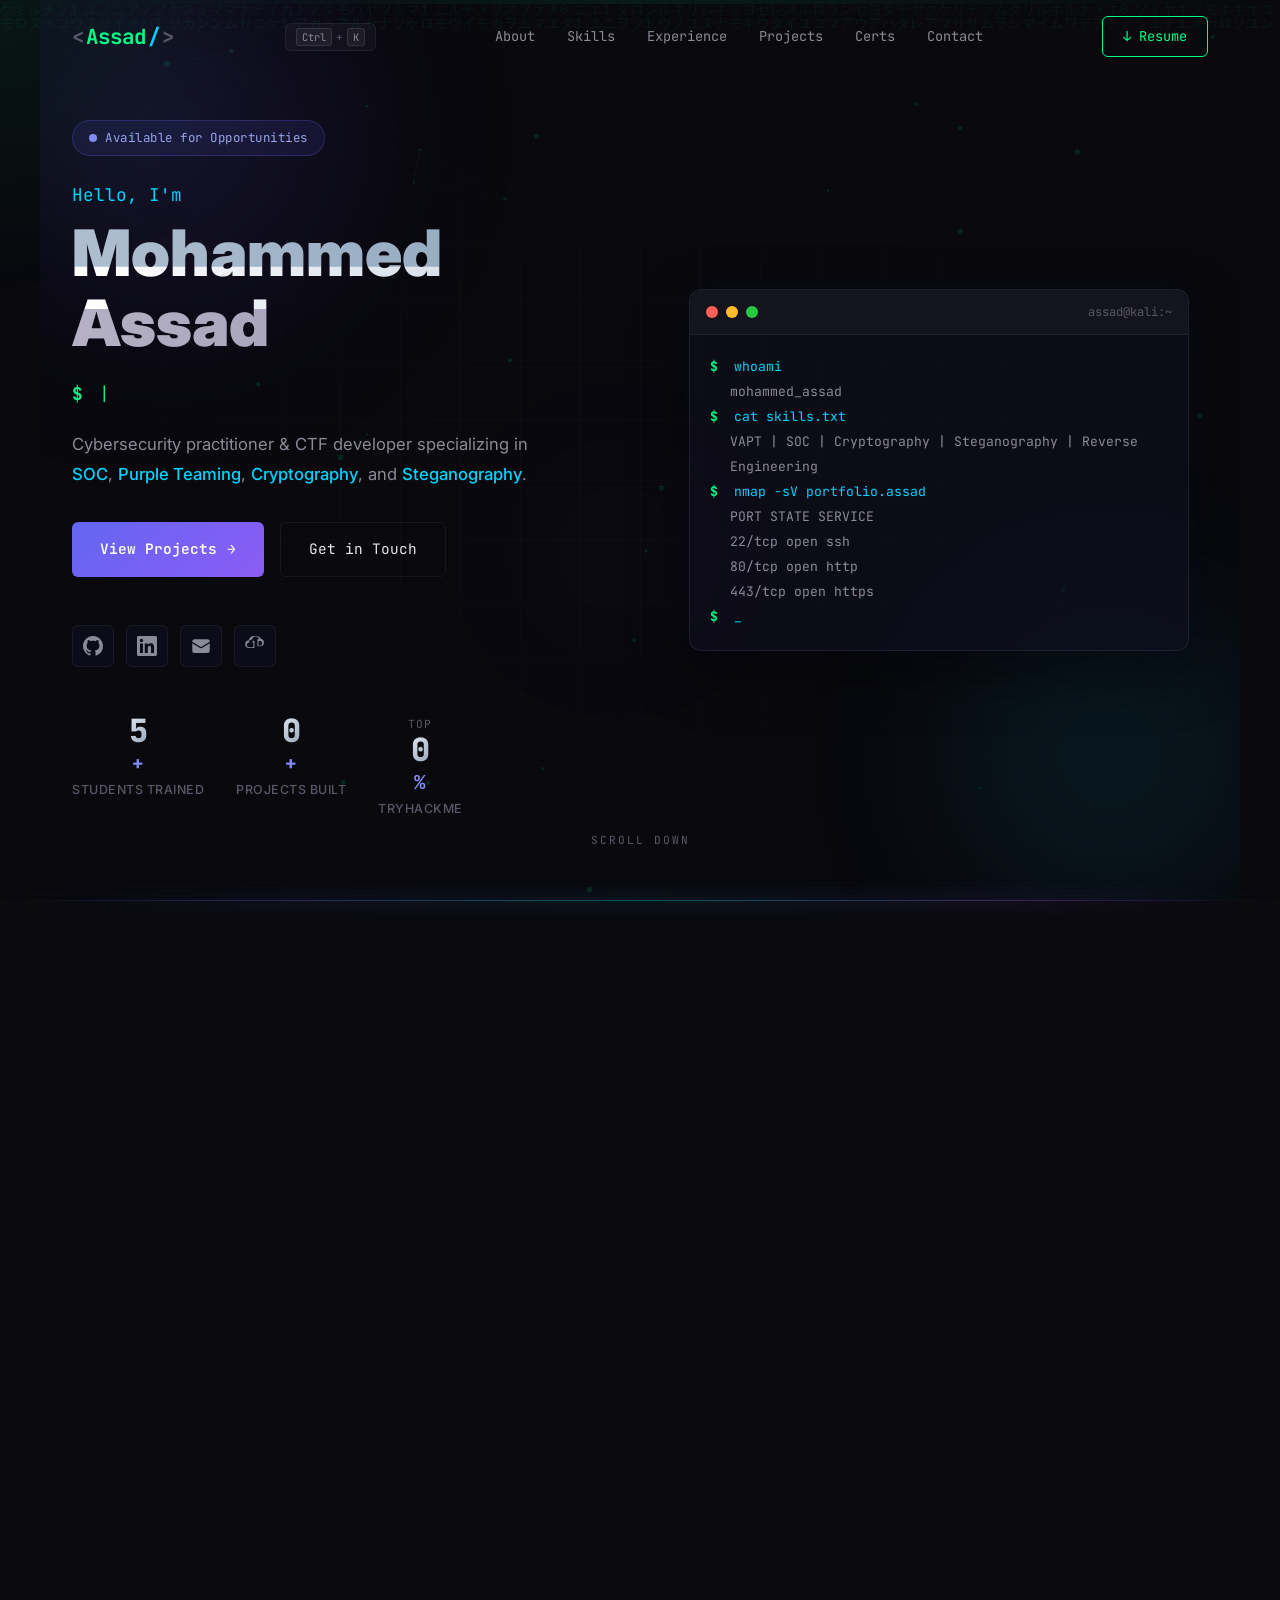
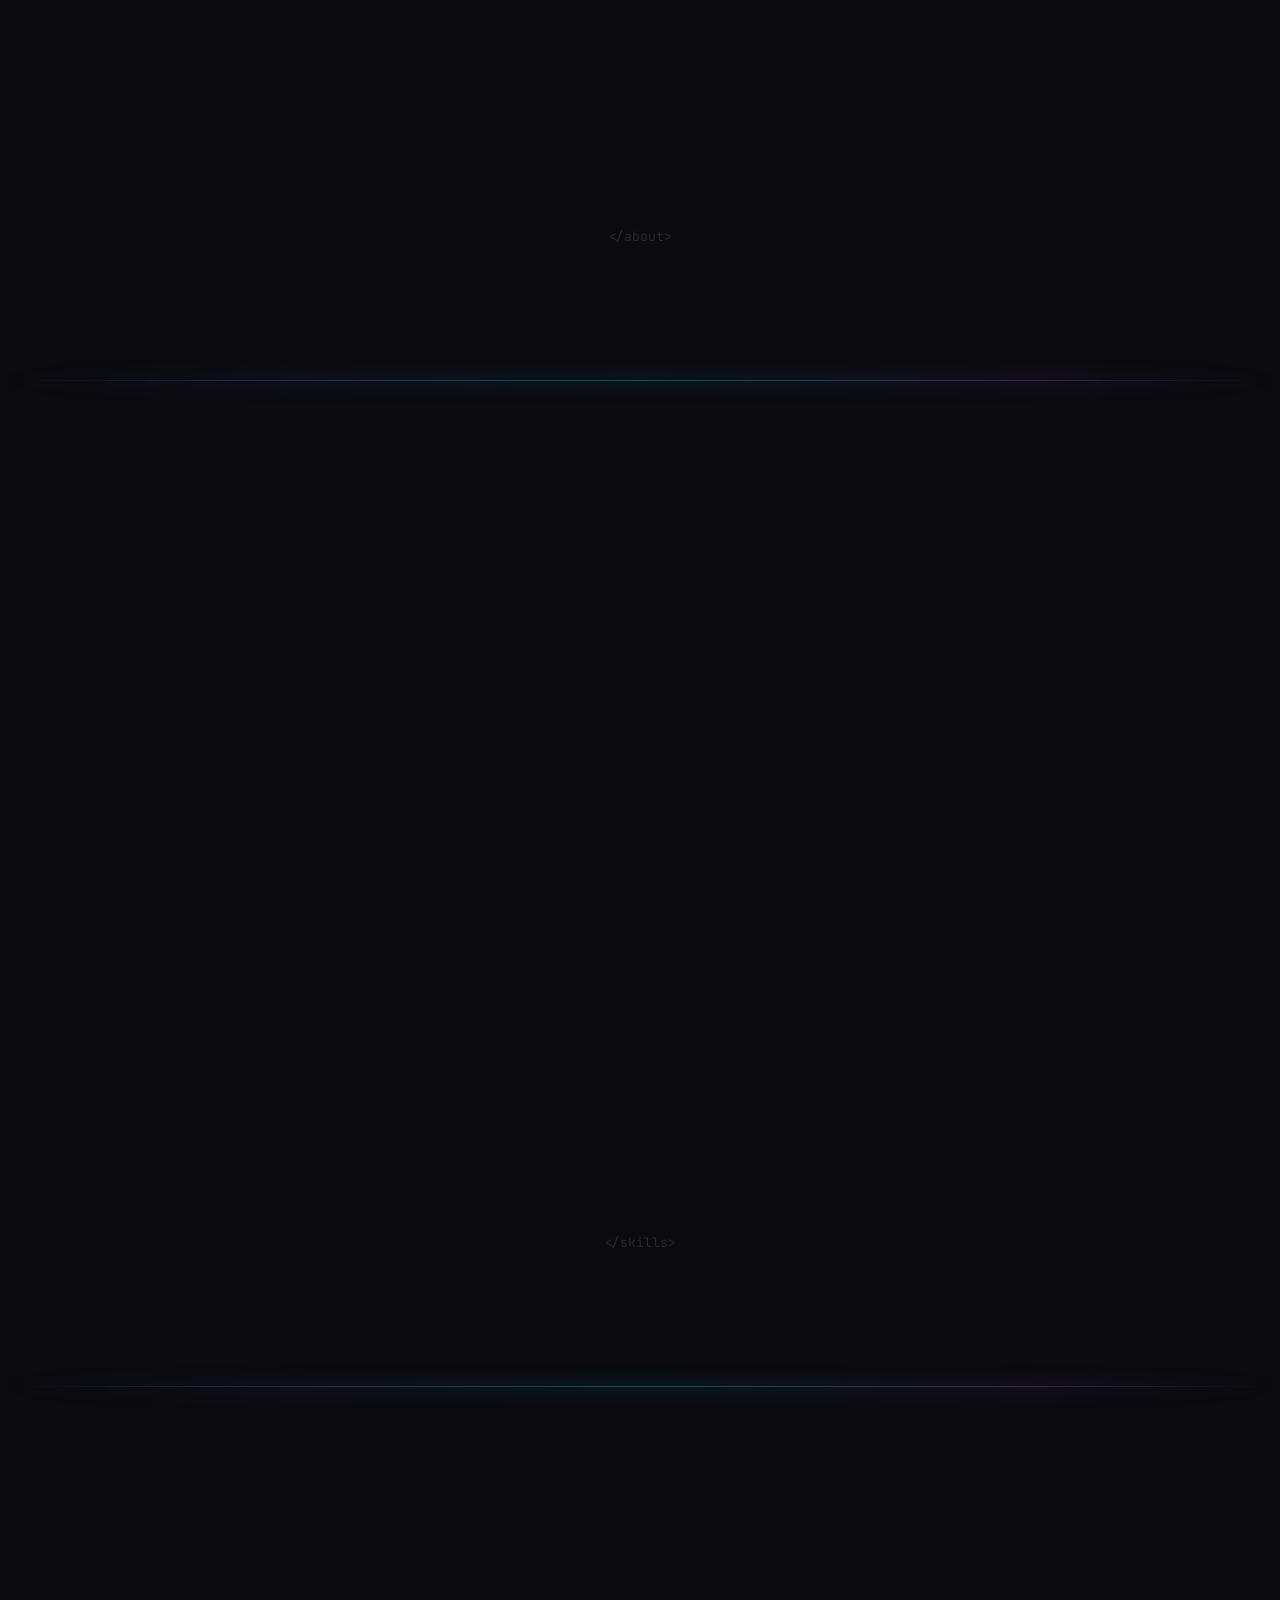
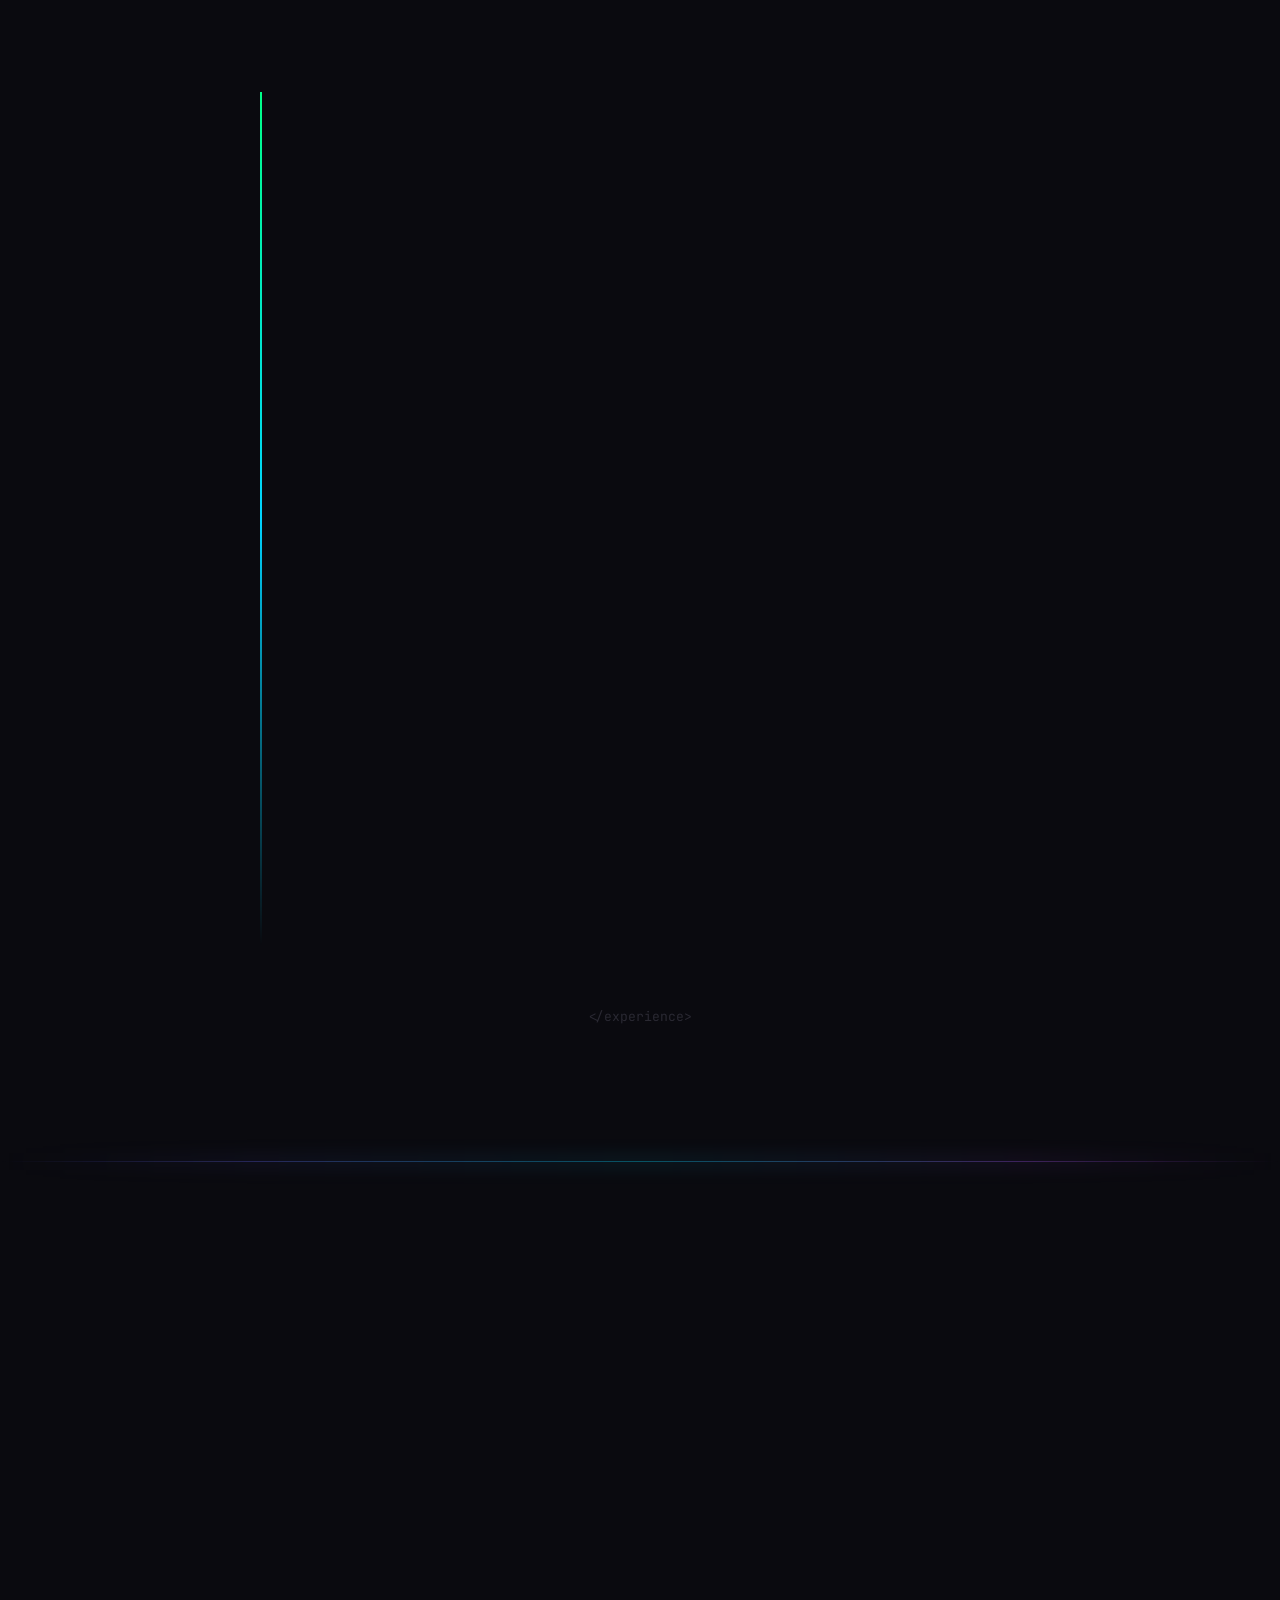
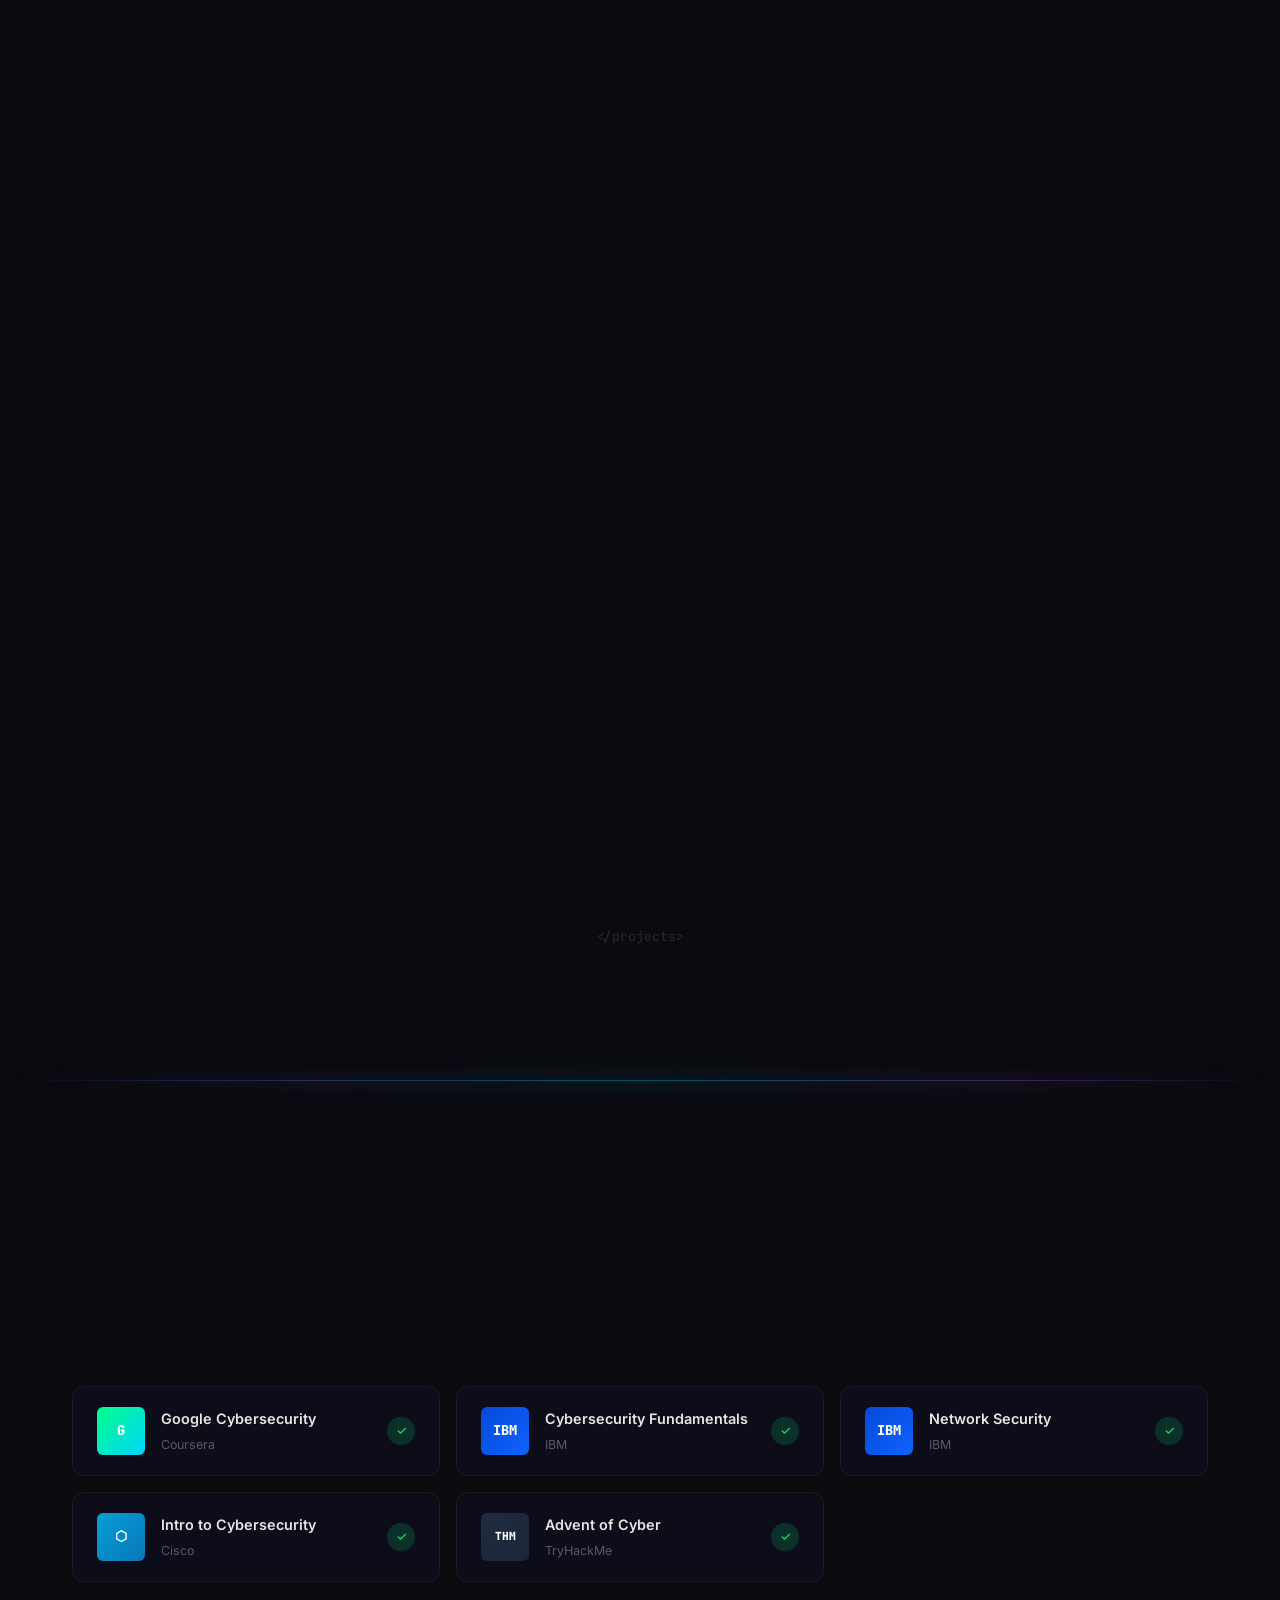
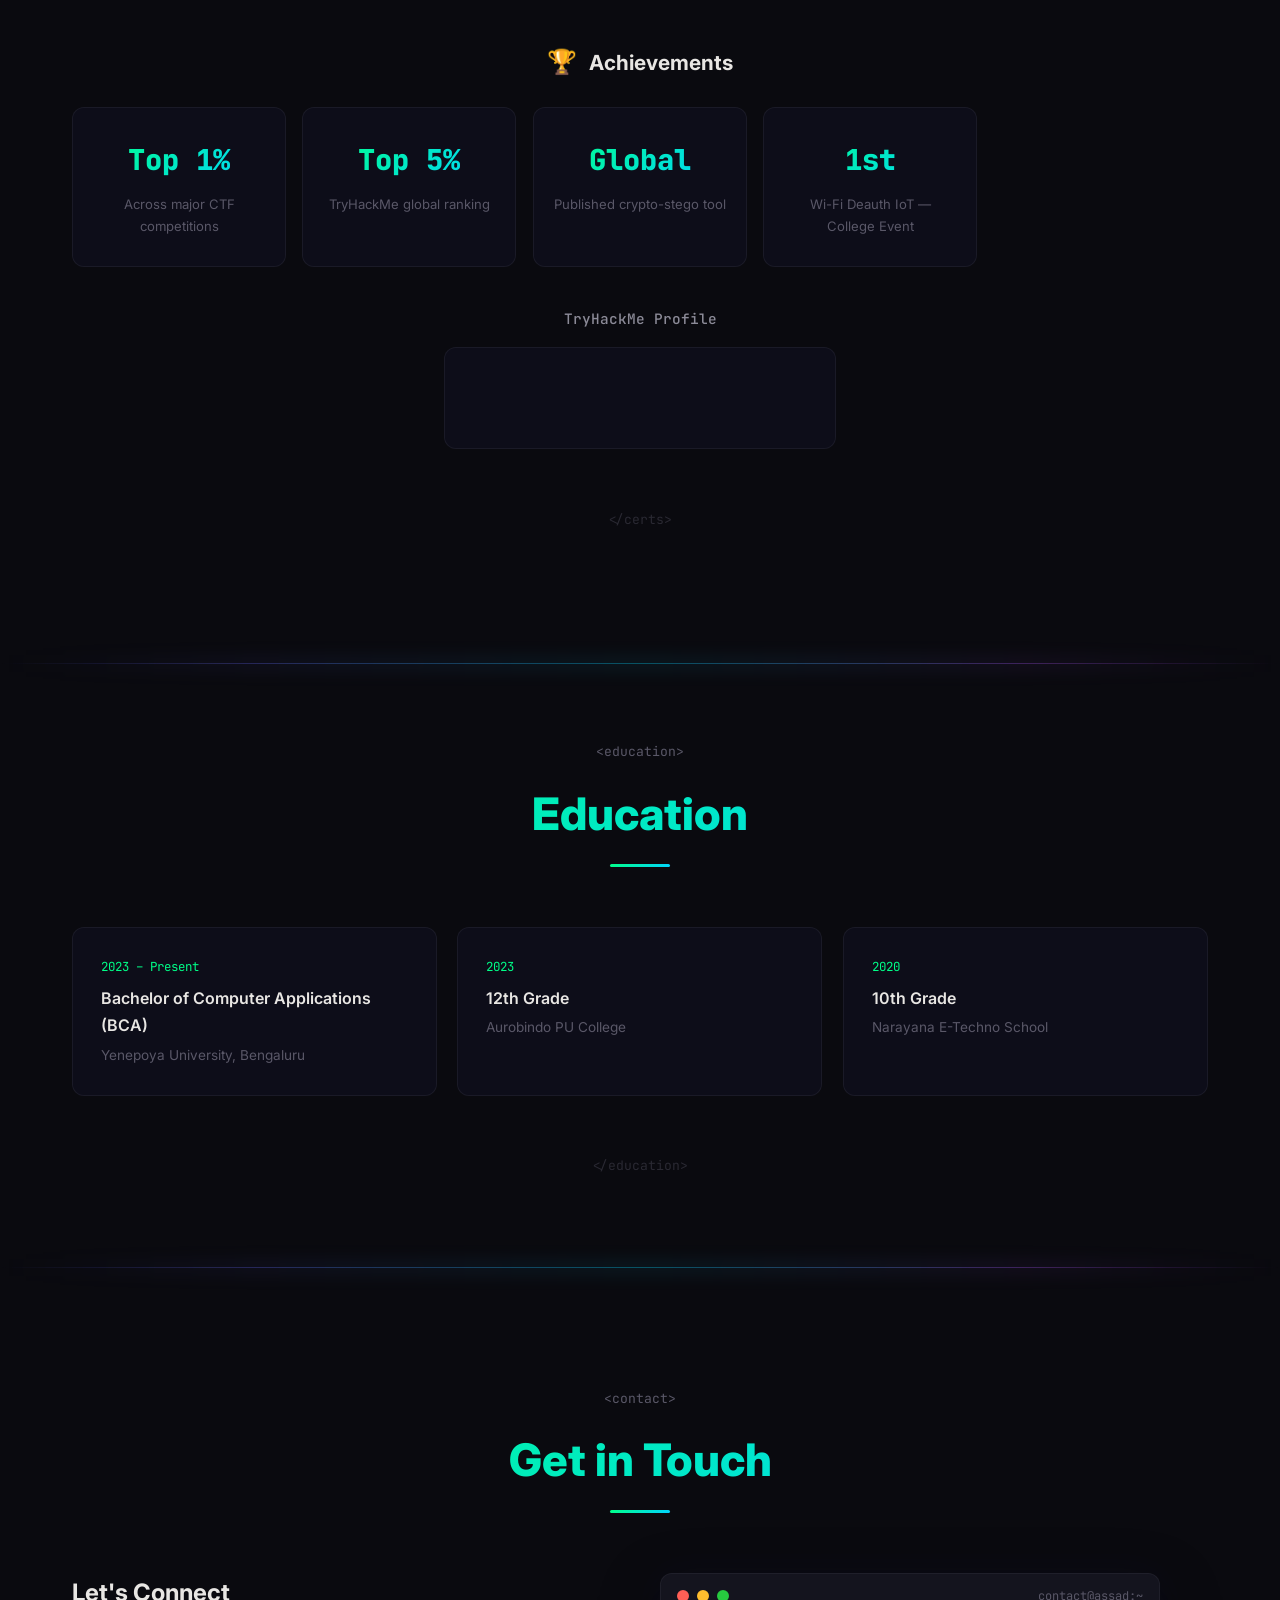
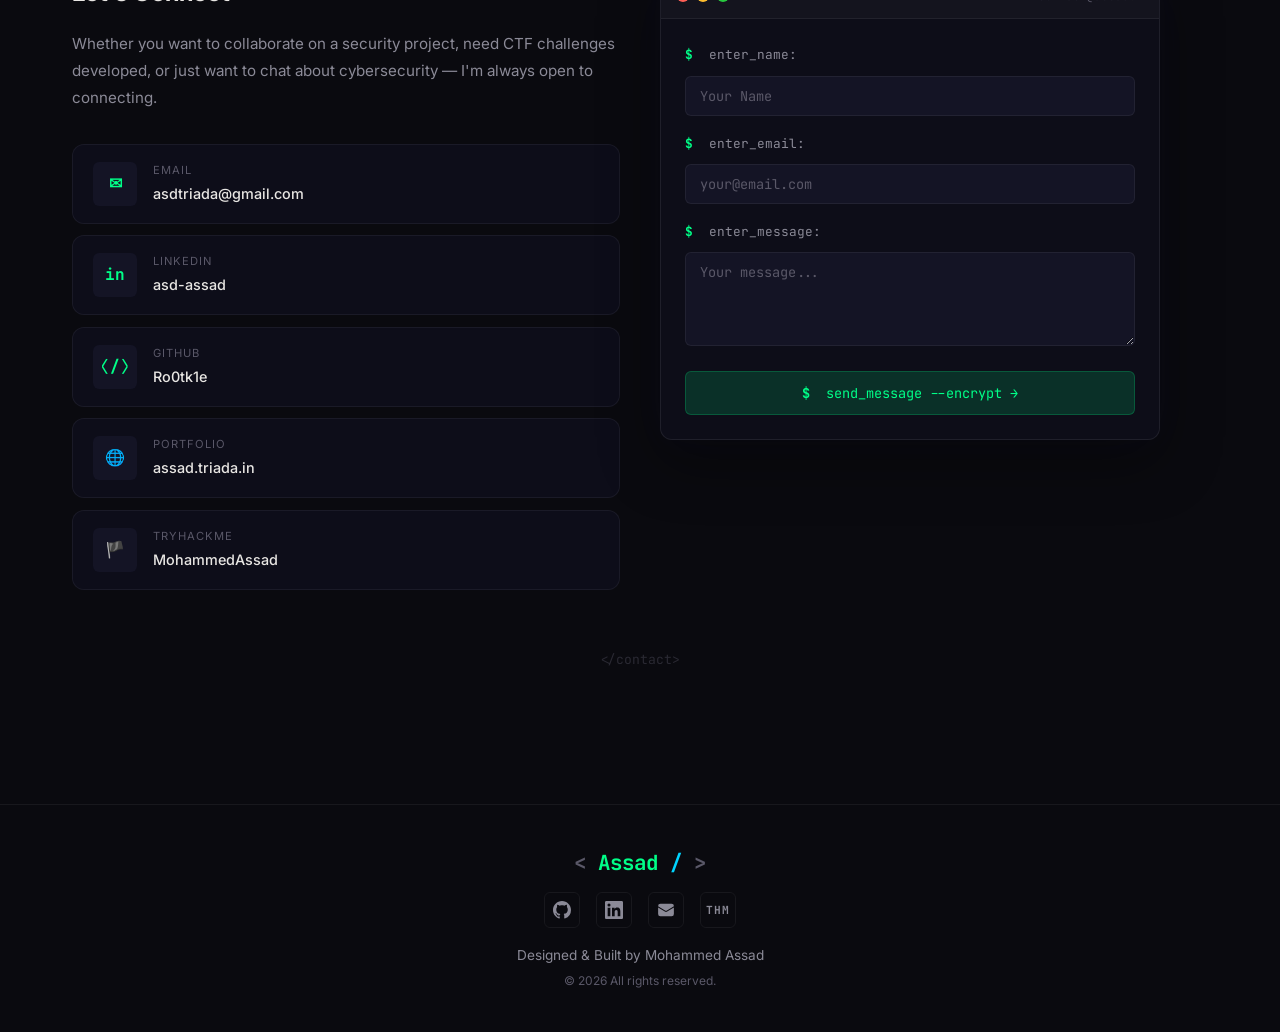
<file: index.html>
<!DOCTYPE html>
<html lang="en">

<head>
    <meta charset="UTF-8">
    <meta name="viewport" content="width=device-width, initial-scale=1.0">
    <title>Mohammed Assad | Cybersecurity Portfolio</title>
    <meta name="description"
        content="Cybersecurity practitioner specializing in SOC, Purple Teaming, cryptography, and steganography. CTF developer and security researcher.">
    <meta name="keywords" content="cybersecurity, penetration testing, SOC, CTF, security researcher, Mohammed Assad">
    <meta name="author" content="Mohammed Assad">
    <meta name="theme-color" content="#0a0a0f">

    <!-- Open Graph -->
    <meta property="og:title" content="Mohammed Assad | Cybersecurity Portfolio">
    <meta property="og:description"
        content="Cybersecurity practitioner & CTF developer specializing in SOC, Purple Teaming, cryptography, and steganography.">
    <meta property="og:type" content="website">

    <!-- Fonts -->
    <link rel="preconnect" href="https://fonts.googleapis.com">
    <link rel="preconnect" href="https://fonts.gstatic.com" crossorigin>
    <link
        href="https://fonts.googleapis.com/css2?family=JetBrains+Mono:wght@300;400;500;600;700&family=Inter:wght@300;400;500;600;700;800;900&display=swap"
        rel="stylesheet">

    <link rel="stylesheet" href="style.css">
</head>

<body>
    <!-- Preloader -->
    <div id="preloader">
        <div class="loader-terminal">
            <div class="loader-header">
                <span class="loader-dot red"></span>
                <span class="loader-dot yellow"></span>
                <span class="loader-dot green"></span>
                <span class="loader-title">root@assad:~</span>
            </div>
            <div class="loader-body">
                <p class="loader-line" data-delay="0">$ initializing system...</p>
                <p class="loader-line" data-delay="200">$ loading security modules...</p>
                <p class="loader-line" data-delay="400">$ establishing secure connection...</p>
                <p class="loader-line" data-delay="600">$ decrypting portfolio data...</p>
                <p class="loader-line" data-delay="800"><span class="loader-success">[✓] ACCESS GRANTED</span></p>
            </div>
        </div>
    </div>

    <!-- Matrix Canvas Background -->
    <canvas id="matrix-bg"></canvas>

    <!-- Particle Network -->
    <canvas id="particle-network"></canvas>

    <!-- Scanline Overlay -->
    <div class="scanline-overlay"></div>

    <!-- Cursor Glow -->
    <div id="cursor-glow"></div>

    <!-- Command Palette -->
    <div id="command-palette" class="cmd-palette">
        <div class="cmd-backdrop"></div>
        <div class="cmd-modal">
            <div class="cmd-header">
                <span class="cmd-icon">⌘</span>
                <input type="text" id="cmd-input" placeholder="Type a command..." autocomplete="off">
                <kbd>ESC</kbd>
            </div>
            <div class="cmd-results" id="cmd-results">
                <div class="cmd-item" data-action="about"><span class="cmd-item-icon">👤</span> Go to About</div>
                <div class="cmd-item" data-action="skills"><span class="cmd-item-icon">🎯</span> Go to Skills</div>
                <div class="cmd-item" data-action="experience"><span class="cmd-item-icon">💼</span> Go to Experience
                </div>
                <div class="cmd-item" data-action="projects"><span class="cmd-item-icon">🚀</span> Go to Projects</div>
                <div class="cmd-item" data-action="certifications"><span class="cmd-item-icon">📜</span> Go to
                    Certifications</div>
                <div class="cmd-item" data-action="contact"><span class="cmd-item-icon">✉️</span> Go to Contact</div>
                <div class="cmd-item" data-action="github"><span class="cmd-item-icon">⟨/⟩</span> Open GitHub</div>
                <div class="cmd-item" data-action="linkedin"><span class="cmd-item-icon">in</span> Open LinkedIn</div>
                <div class="cmd-item" data-action="resume"><span class="cmd-item-icon">↓</span> Download Resume</div>
                <div class="cmd-item" data-action="top"><span class="cmd-item-icon">↑</span> Back to Top</div>
            </div>
            <div class="cmd-footer">
                <span>↑↓ Navigate</span>
                <span>↵ Select</span>
                <span>esc Close</span>
            </div>
        </div>
    </div>

    <!-- Navigation -->
    <nav id="navbar">
        <div class="nav-container">
            <a href="#" class="nav-logo">
                <span class="logo-bracket">&lt;</span>
                <span class="logo-text">Assad</span>
                <span class="logo-slash">/</span>
                <span class="logo-bracket">&gt;</span>
            </a>
            <button class="nav-cmd-hint" id="cmd-hint-btn" title="Open Command Palette">
                <kbd>Ctrl</kbd> + <kbd>K</kbd>
            </button>
            <div class="nav-links" id="nav-links">
                <a href="#about" class="nav-link" data-section="about">About</a>
                <a href="#skills" class="nav-link" data-section="skills">Skills</a>
                <a href="#experience" class="nav-link" data-section="experience">Experience</a>
                <a href="#projects" class="nav-link" data-section="projects">Projects</a>
                <a href="#certifications" class="nav-link" data-section="certifications">Certs</a>
                <a href="#contact" class="nav-link" data-section="contact">Contact</a>
            </div>
            <a href="Mohammed_Assad_REsuMe.pdf" download class="nav-cta">
                <span class="cta-icon">↓</span> Resume
            </a>
            <button class="nav-hamburger" id="hamburger" aria-label="Toggle menu">
                <span></span><span></span><span></span>
            </button>
        </div>
    </nav>

    <!-- Mobile Menu -->
    <div class="mobile-menu" id="mobile-menu">
        <a href="#about" class="mobile-link">About</a>
        <a href="#skills" class="mobile-link">Skills</a>
        <a href="#experience" class="mobile-link">Experience</a>
        <a href="#projects" class="mobile-link">Projects</a>
        <a href="#certifications" class="mobile-link">Certs</a>
        <a href="#contact" class="mobile-link">Contact</a>
        <a href="Mohammed_Assad_REsuMe.pdf" download class="mobile-cta">↓ Download Resume</a>
    </div>

    <!-- Hero Section -->
    <section id="hero">
        <div class="hero-orbs">
            <div class="orb orb-1"></div>
            <div class="orb orb-2"></div>
            <div class="orb orb-3"></div>
        </div>
        <div class="hero-grid-lines"></div>
        <div class="hero-content">
            <div class="hero-tag">
                <span class="tag-dot"></span>
                <span class="tag-text">Available for Opportunities</span>
            </div>
            <h1 class="hero-title">
                <span class="hero-greeting">Hello, I'm</span>
                <span class="hero-name glitch-text" data-text="Mohammed Assad">Mohammed Assad</span>
            </h1>
            <div class="hero-typing-wrapper">
                <span class="hero-caret">$</span>
                <span id="typed-text" class="hero-typed"></span>
                <span class="typing-cursor">|</span>
            </div>
            <p class="hero-description">
                Cybersecurity practitioner & CTF developer specializing in
                <span class="highlight">SOC</span>, <span class="highlight">Purple Teaming</span>,
                <span class="highlight">Cryptography</span>, and <span class="highlight">Steganography</span>.
            </p>
            <div class="hero-actions">
                <a href="#projects" class="btn btn-primary">
                    <span class="btn-text">View Projects</span>
                    <span class="btn-icon">→</span>
                </a>
                <a href="#contact" class="btn btn-ghost">
                    <span class="btn-text">Get in Touch</span>
                </a>
            </div>
            <div class="hero-socials">
                <a href="https://github.com/Ro0tk1e" target="_blank" rel="noopener" class="social-link" title="GitHub">
                    <svg width="20" height="20" viewBox="0 0 24 24" fill="currentColor">
                        <path
                            d="M12 0C5.37 0 0 5.37 0 12c0 5.31 3.435 9.795 8.205 11.385.6.105.825-.255.825-.57 0-.285-.015-1.23-.015-2.235-3.015.555-3.795-.735-4.035-1.41-.135-.345-.72-1.41-1.23-1.695-.42-.225-1.02-.78-.015-.795.945-.015 1.62.87 1.845 1.23 1.08 1.815 2.805 1.305 3.495.99.105-.78.42-1.305.765-1.605-2.67-.3-5.46-1.335-5.46-5.925 0-1.305.465-2.385 1.23-3.225-.12-.3-.54-1.53.12-3.18 0 0 1.005-.315 3.3 1.23.96-.27 1.98-.405 3-.405s2.04.135 3 .405c2.295-1.56 3.3-1.23 3.3-1.23.66 1.65.24 2.88.12 3.18.765.84 1.23 1.905 1.23 3.225 0 4.605-2.805 5.625-5.475 5.925.435.375.81 1.095.81 2.22 0 1.605-.015 2.895-.015 3.3 0 .315.225.69.825.57A12.02 12.02 0 0024 12c0-6.63-5.37-12-12-12z" />
                    </svg>
                </a>
                <a href="https://www.linkedin.com/in/mohammed-assad2/" target="_blank" rel="noopener" class="social-link"
                    title="LinkedIn">
                    <svg width="20" height="20" viewBox="0 0 24 24" fill="currentColor">
                        <path
                            d="M20.447 20.452h-3.554v-5.569c0-1.328-.027-3.037-1.852-3.037-1.853 0-2.136 1.445-2.136 2.939v5.667H9.351V9h3.414v1.561h.046c.477-.9 1.637-1.85 3.37-1.85 3.601 0 4.267 2.37 4.267 5.455v6.286zM5.337 7.433a2.062 2.062 0 01-2.063-2.065 2.064 2.064 0 112.063 2.065zm1.782 13.019H3.555V9h3.564v11.452zM22.225 0H1.771C.792 0 0 .774 0 1.729v20.542C0 23.227.792 24 1.771 24h20.451C23.2 24 24 23.227 24 22.271V1.729C24 .774 23.2 0 22.222 0h.003z" />
                    </svg>
                </a>
                <a href="mailto:asdtriada@gmail.com" class="social-link" title="Email">
                    <svg width="20" height="20" viewBox="0 0 24 24" fill="currentColor">
                        <path
                            d="M1.5 8.67v8.58a3 3 0 003 3h15a3 3 0 003-3V8.67l-8.928 5.493a3 3 0 01-3.144 0L1.5 8.67z" />
                        <path
                            d="M22.5 6.908V6.75a3 3 0 00-3-3h-15a3 3 0 00-3 3v.158l9.714 5.978a1.5 1.5 0 001.572 0L22.5 6.908z" />
                    </svg>
                </a>
                <a href="https://tryhackme.com/r/p/MohammedAssad" target="_blank" rel="noopener" class="social-link"
                    title="TryHackMe">
                    <svg width="20" height="20" viewBox="0 0 24 24" fill="currentColor">
                        <path
                            d="M10.705 0C7.54 0 4.902 2.285 4.349 5.291a4.525 4.525 0 00-4.107 4.5 4.525 4.525 0 004.52 4.52h6.278a.336.336 0 00.335-.336V6.163a.335.335 0 00-.335-.335H9.377a.335.335 0 00-.336.335v1.455c0 .185.15.336.336.336h.667v5.63H5.098a2.882 2.882 0 01-2.879-2.879c0-1.477 1.12-2.693 2.556-2.852a.336.336 0 00.296-.373 2.997 2.997 0 012.979-3.37c.093 0 .186.005.279.013a.335.335 0 00.367-.299C8.955 1.855 10.682.67 12.627.67c2.298 0 4.166 1.868 4.166 4.166v.745a.335.335 0 00.41.327 2.88 2.88 0 013.497 2.806 2.882 2.882 0 01-2.879 2.879h-1.59v-5.63h.668a.336.336 0 00.335-.336V4.172a.335.335 0 00-.335-.335h-1.663a.336.336 0 00-.336.335v7.812a.336.336 0 00.336.336h2.92A4.525 4.525 0 0022.676 7.8a4.525 4.525 0 00-3.632-4.43C18.465 1.445 15.793 0 12.627 0z" />
                    </svg>
                </a>
            </div>
            <div class="hero-stats">
                <div class="stat-item">
                    <span class="stat-number" data-target="80">0</span>
                    <span class="stat-plus">+</span>
                    <span class="stat-label">Students Trained</span>
                </div>
                <div class="stat-item">
                    <span class="stat-number" data-target="5">0</span>
                    <span class="stat-plus">+</span>
                    <span class="stat-label">Projects Built</span>
                </div>
                <div class="stat-item">
                    <span class="stat-label-top">Top</span>
                    <span class="stat-number" data-target="5">0</span>
                    <span class="stat-percent">%</span>
                    <span class="stat-label">TryHackMe</span>
                </div>
            </div>
        </div>
        <div class="hero-visual">
            <div class="terminal-window">
                <div class="terminal-header">
                    <span class="term-dot red"></span>
                    <span class="term-dot yellow"></span>
                    <span class="term-dot green"></span>
                    <span class="term-title">assad@kali:~</span>
                </div>
                <div class="terminal-body" id="hero-terminal">
                    <p><span class="term-prompt">$</span> <span class="term-cmd">whoami</span></p>
                    <p class="term-output">mohammed_assad</p>
                    <p><span class="term-prompt">$</span> <span class="term-cmd">cat skills.txt</span></p>
                    <p class="term-output">VAPT | SOC | Cryptography | Steganography | Reverse Engineering</p>
                    <p><span class="term-prompt">$</span> <span class="term-cmd">nmap -sV portfolio.assad</span></p>
                    <p class="term-output">PORT STATE SERVICE</p>
                    <p class="term-output">22/tcp open ssh</p>
                    <p class="term-output">80/tcp open http</p>
                    <p class="term-output">443/tcp open https</p>
                    <p><span class="term-prompt">$</span> <span class="term-cmd typing-anim">_</span></p>
                </div>
            </div>
        </div>
        <div class="scroll-indicator">
            <span class="scroll-text">Scroll Down</span>
            <div class="scroll-arrow">
                <span></span>
                <span></span>
            </div>
        </div>
    </section>

    <div class="section-divider"></div>

    <!-- About Section -->
    <section id="about" class="section">
        <div class="container">
            <div class="section-header">
                <span class="section-tag">&lt;about&gt;</span>
                <h2 class="section-title">About Me</h2>
                <div class="section-line"></div>
            </div>
            <div class="about-grid">
                <div class="about-visual">
                    <div class="about-card-stack">
                        <div class="about-avatar-wrapper">
                            <div class="avatar-ring"></div>
                            <div class="avatar-placeholder">
                                <img src="WhatsApp%20Image%202026-03-05%20at%2010.35.09%20AM.jpeg" alt="Mohammed Assad"
                                    class="avatar-img">
                            </div>
                            <div class="avatar-status">
                                <span class="status-dot"></span>
                                <span class="status-text">Online</span>
                            </div>
                        </div>
                        <div class="about-quick-info">
                            <div class="info-chip">
                                <span class="chip-icon">📍</span>
                                <span>Bengaluru, India</span>
                            </div>
                            <div class="info-chip">
                                <span class="chip-icon">🎓</span>
                                <span>BCA Student</span>
                            </div>
                            <div class="info-chip">
                                <span class="chip-icon">🏆</span>
                                <span>Top 5% CTF</span>
                            </div>
                        </div>
                    </div>
                </div>
                <div class="about-content">
                    <div class="about-text">
                        <p>I'm a <span class="highlight">cybersecurity practitioner</span> and <span
                                class="highlight">CTF developer</span> currently pursuing my Bachelor of Computer
                            Applications at Yenepoya University, Bengaluru.</p>
                        <p>I specialize in <span class="highlight">SOC analysis</span>, <span class="highlight">Purple
                                Teaming</span>, <span class="highlight">cryptography</span>, and <span
                                class="highlight">steganography</span>. I actively contribute to community learning,
                            tool building, and competitive security environments.</p>
                        <p>As a core member of <span class="highlight">Team Triada</span>, I design multi-category CTF
                            challenges and build competition environments. I've also trained <span class="highlight">80+
                                students</span> in Linux fundamentals and CTF domains from scratch through YenShield.
                        </p>
                    </div>
                    <div class="about-highlights">
                        <div class="highlight-card">
                            <span class="hl-icon">🔐</span>
                            <div>
                                <h4>Security Research</h4>
                                <p>VAPT, Threat Hunting & Analysis</p>
                            </div>
                        </div>
                        <div class="highlight-card">
                            <span class="hl-icon">🏁</span>
                            <div>
                                <h4>CTF Development</h4>
                                <p>Multi-category challenge design</p>
                            </div>
                        </div>
                        <div class="highlight-card">
                            <span class="hl-icon">🛠️</span>
                            <div>
                                <h4>Tool Building</h4>
                                <p>Published security tools globally</p>
                            </div>
                        </div>
                    </div>
                </div>
            </div>
            <span class="section-tag section-tag-end">&lt;/about&gt;</span>
        </div>
    </section>

    <div class="section-divider"></div>

    <!-- Skills Section -->
    <section id="skills" class="section">
        <div class="container">
            <div class="section-header">
                <span class="section-tag">&lt;skills&gt;</span>
                <h2 class="section-title">Technical Arsenal</h2>
                <div class="section-line"></div>
            </div>
            <div class="skills-grid">
                <div class="skill-category" data-category="domains">
                    <div class="skill-cat-header">
                        <span class="skill-cat-icon">🎯</span>
                        <h3>Security Domains</h3>
                    </div>
                    <div class="skill-items">
                        <div class="skill-item" data-level="90">
                            <span class="skill-name">VAPT</span>
                            <div class="skill-bar">
                                <div class="skill-fill"></div>
                            </div>
                        </div>
                        <div class="skill-item" data-level="88">
                            <span class="skill-name">SOC Analysis</span>
                            <div class="skill-bar">
                                <div class="skill-fill"></div>
                            </div>
                        </div>
                        <div class="skill-item" data-level="85">
                            <span class="skill-name">Threat Hunting</span>
                            <div class="skill-bar">
                                <div class="skill-fill"></div>
                            </div>
                        </div>
                        <div class="skill-item" data-level="87">
                            <span class="skill-name">Threat Analysis</span>
                            <div class="skill-bar">
                                <div class="skill-fill"></div>
                            </div>
                        </div>
                        <div class="skill-item" data-level="92">
                            <span class="skill-name">Cryptography</span>
                            <div class="skill-bar">
                                <div class="skill-fill"></div>
                            </div>
                        </div>
                        <div class="skill-item" data-level="90">
                            <span class="skill-name">Steganography</span>
                            <div class="skill-bar">
                                <div class="skill-fill"></div>
                            </div>
                        </div>
                        <div class="skill-item" data-level="80">
                            <span class="skill-name">Reverse Engineering</span>
                            <div class="skill-bar">
                                <div class="skill-fill"></div>
                            </div>
                        </div>
                    </div>
                </div>
                <div class="skill-category" data-category="tools">
                    <div class="skill-cat-header">
                        <span class="skill-cat-icon">🔧</span>
                        <h3>Tools & Platforms</h3>
                    </div>
                    <div class="tools-grid">
                        <div class="tool-chip">
                            <span class="tool-icon">🕷️</span>
                            <span>Burp Suite</span>
                        </div>
                        <div class="tool-chip">
                            <span class="tool-icon">🦈</span>
                            <span>Wireshark</span>
                        </div>
                        <div class="tool-chip">
                            <span class="tool-icon">📡</span>
                            <span>Nmap</span>
                        </div>
                        <div class="tool-chip">
                            <span class="tool-icon">💉</span>
                            <span>Metasploit</span>
                        </div>
                        <div class="tool-chip">
                            <span class="tool-icon">📱</span>
                            <span>Apktool</span>
                        </div>
                        <div class="tool-chip">
                            <span class="tool-icon">👻</span>
                            <span>Ghidra</span>
                        </div>
                        <div class="tool-chip">
                            <span class="tool-icon">🐱</span>
                            <span>Netcat</span>
                        </div>
                        <div class="tool-chip">
                            <span class="tool-icon">🔓</span>
                            <span>Hashcat</span>
                        </div>
                        <div class="tool-chip">
                            <span class="tool-icon">📊</span>
                            <span>Splunk</span>
                        </div>
                        <div class="tool-chip">
                            <span class="tool-icon">🔍</span>
                            <span>Elastic</span>
                        </div>
                        <div class="tool-chip">
                            <span class="tool-icon">🐉</span>
                            <span>Kali Linux</span>
                        </div>
                    </div>
                </div>
            </div>
            <span class="section-tag section-tag-end">&lt;/skills&gt;</span>
        </div>
    </section>

    <div class="section-divider"></div>

    <!-- Experience Section -->
    <section id="experience" class="section">
        <div class="container">
            <div class="section-header">
                <span class="section-tag">&lt;experience&gt;</span>
                <h2 class="section-title">Experience</h2>
                <div class="section-line"></div>
            </div>
            <div class="timeline">
                <div class="timeline-item" data-aos="fade-right">
                    <div class="timeline-marker">
                        <div class="marker-dot"></div>
                        <div class="marker-line"></div>
                    </div>
                    <div class="timeline-card">
                        <div class="timeline-badge">Internship</div>
                        <h3 class="timeline-title">TCS iON Internship</h3>
                        <span class="timeline-duration">3 Months</span>
                        <ul class="timeline-details">
                            <li>Completed structured industry training in enterprise cybersecurity practices</li>
                            <li>Gained exposure to SOC processes, monitoring, and investigation workflows</li>
                        </ul>
                    </div>
                </div>
                <div class="timeline-item" data-aos="fade-left">
                    <div class="timeline-marker">
                        <div class="marker-dot"></div>
                        <div class="marker-line"></div>
                    </div>
                    <div class="timeline-card">
                        <div class="timeline-badge active">2024 – Present</div>
                        <h3 class="timeline-title">Team Member & Challenge Developer — Team Triada</h3>
                        <ul class="timeline-details">
                            <li>Designed and supported multi-category CTF challenges</li>
                            <li>Assisted in building labs and competition environments</li>
                        </ul>
                    </div>
                </div>
                <div class="timeline-item" data-aos="fade-right">
                    <div class="timeline-marker">
                        <div class="marker-dot"></div>
                        <div class="marker-line"></div>
                    </div>
                    <div class="timeline-card">
                        <div class="timeline-badge active">2024 – Present</div>
                        <h3 class="timeline-title">Cybersecurity Team Member — YenShield</h3>
                        <ul class="timeline-details">
                            <li>Trained <strong>80+ students</strong> in Linux fundamentals and CTF domains from scratch
                            </li>
                        </ul>
                    </div>
                </div>
                <div class="timeline-item" data-aos="fade-left">
                    <div class="timeline-marker">
                        <div class="marker-dot"></div>
                        <div class="marker-line"></div>
                    </div>
                    <div class="timeline-card">
                        <div class="timeline-badge">Community</div>
                        <h3 class="timeline-title">NULL Community & Cybersecurity Conferences</h3>
                        <ul class="timeline-details">
                            <li>Regular attendee of NULL meetups and major cybersecurity conferences</li>
                        </ul>
                    </div>
                </div>
            </div>
            <span class="section-tag section-tag-end">&lt;/experience&gt;</span>
        </div>
    </section>

    <div class="section-divider"></div>

    <!-- Projects Section -->
    <section id="projects" class="section">
        <div class="container">
            <div class="section-header">
                <span class="section-tag">&lt;projects&gt;</span>
                <h2 class="section-title">Projects</h2>
                <div class="section-line"></div>
            </div>
            <div class="projects-grid">
                <div class="project-card featured">
                    <div class="project-glow"></div>
                    <div class="project-header">
                        <span class="project-icon">🔐</span>
                        <div class="project-badges">
                            <span class="badge ongoing">Ongoing</span>
                            <span class="badge featured-badge">Featured</span>
                        </div>
                    </div>
                    <h3 class="project-title">ASD•VAULT</h3>
                    <p class="project-subtitle">Secure Password Vault & FIM</p>
                    <p class="project-desc">AES-256-GCM encrypted vault secured with Argon2id. Includes password
                        generation, breach detection, and file integrity monitoring.</p>
                    <div class="project-tech">
                        <span class="tech-tag">AES-256-GCM</span>
                        <span class="tech-tag">Argon2id</span>
                        <span class="tech-tag">FIM</span>
                        <span class="tech-tag">Python</span>
                    </div>
                    <div class="project-links">
                        <a href="https://github.com/Ro0tk1e/asd-vault" target="_blank" rel="noopener"
                            class="project-link">
                            <svg width="16" height="16" viewBox="0 0 24 24" fill="currentColor">
                                <path
                                    d="M12 0C5.37 0 0 5.37 0 12c0 5.31 3.435 9.795 8.205 11.385.6.105.825-.255.825-.57 0-.285-.015-1.23-.015-2.235-3.015.555-3.795-.735-4.035-1.41-.135-.345-.72-1.41-1.23-1.695-.42-.225-1.02-.78-.015-.795.945-.015 1.62.87 1.845 1.23 1.08 1.815 2.805 1.305 3.495.99.105-.78.42-1.305.765-1.605-2.67-.3-5.46-1.335-5.46-5.925 0-1.305.465-2.385 1.23-3.225-.12-.3-.54-1.53.12-3.18 0 0 1.005-.315 3.3 1.23.96-.27 1.98-.405 3-.405s2.04.135 3 .405c2.295-1.56 3.3-1.23 3.3-1.23.66 1.65.24 2.88.12 3.18.765.84 1.23 1.905 1.23 3.225 0 4.605-2.805 5.625-5.475 5.925.435.375.81 1.095.81 2.22 0 1.605-.015 2.895-.015 3.3 0 .315.225.69.825.57A12.02 12.02 0 0024 12c0-6.63-5.37-12-12-12z" />
                            </svg>
                            <span>Source Code</span>
                        </a>
                    </div>
                </div>

                <div class="project-card">
                    <div class="project-glow"></div>
                    <div class="project-header">
                        <span class="project-icon">🛡️</span>
                        <div class="project-badges">
                            <span class="badge complete">Complete</span>
                        </div>
                    </div>
                    <h3 class="project-title">SOC Automation Toolkit</h3>
                    <p class="project-subtitle">Full-Stack SOC Pipeline</p>
                    <p class="project-desc">Comprehensive Python-based SOC automation suite — multi-format log parsing
                        (Syslog/JSON/CSV/CEF), anomaly detection with rule engine, threat intelligence enrichment
                        (OTX & AbuseIPDB), automated incident response with playbooks, and HTML report generation.</p>
                    <div class="project-tech">
                        <span class="tech-tag">Python</span>
                        <span class="tech-tag">SIEM</span>
                        <span class="tech-tag">Threat Intel</span>
                        <span class="tech-tag">Log Parsing</span>
                        <span class="tech-tag">Anomaly Detection</span>
                        <span class="tech-tag">SOAR</span>
                    </div>
                    <div class="project-links">
                        <a href="https://github.com/Ro0tk1e/soc-automation-toolkit" target="_blank" rel="noopener"
                            class="project-link">
                            <svg width="16" height="16" viewBox="0 0 24 24" fill="currentColor">
                                <path
                                    d="M12 0C5.37 0 0 5.37 0 12c0 5.31 3.435 9.795 8.205 11.385.6.105.825-.255.825-.57 0-.285-.015-1.23-.015-2.235-3.015.555-3.795-.735-4.035-1.41-.135-.345-.72-1.41-1.23-1.695-.42-.225-1.02-.78-.015-.795.945-.015 1.62.87 1.845 1.23 1.08 1.815 2.805 1.305 3.495.99.105-.78.42-1.305.765-1.605-2.67-.3-5.46-1.335-5.46-5.925 0-1.305.465-2.385 1.23-3.225-.12-.3-.54-1.53.12-3.18 0 0 1.005-.315 3.3 1.23.96-.27 1.98-.405 3-.405s2.04.135 3 .405c2.295-1.56 3.3-1.23 3.3-1.23.66 1.65.24 2.88.12 3.18.765.84 1.23 1.905 1.23 3.225 0 4.605-2.805 5.625-5.475 5.925.435.375.81 1.095.81 2.22 0 1.605-.015 2.895-.015 3.3 0 .315.225.69.825.57A12.02 12.02 0 0024 12c0-6.63-5.37-12-12-12z" />
                            </svg>
                            <span>Source Code</span>
                        </a>
                    </div>
                </div>

                <div class="project-card">
                    <div class="project-glow"></div>
                    <div class="project-header">
                        <span class="project-icon">🔏</span>
                        <div class="project-badges">
                            <span class="badge published">Published</span>
                        </div>
                    </div>
                    <h3 class="project-title">CRIPSTEGZ</h3>
                    <p class="project-subtitle">Cryptography & Steganography Tool</p>
                    <p class="project-desc">Supports encryption, decryption, and hidden-data workflows. Published for
                        global usage via Python packaging.</p>
                    <div class="project-tech">
                        <span class="tech-tag">Python</span>
                        <span class="tech-tag">Cryptography</span>
                        <span class="tech-tag">Steganography</span>
                        <span class="tech-tag">PyPI</span>
                    </div>
                    <div class="project-links">
                        <a href="https://github.com/Ro0tk1e/CRIPSTEGZ-Tool" target="_blank" rel="noopener"
                            class="project-link">
                            <svg width="16" height="16" viewBox="0 0 24 24" fill="currentColor">
                                <path
                                    d="M12 0C5.37 0 0 5.37 0 12c0 5.31 3.435 9.795 8.205 11.385.6.105.825-.255.825-.57 0-.285-.015-1.23-.015-2.235-3.015.555-3.795-.735-4.035-1.41-.135-.345-.72-1.41-1.23-1.695-.42-.225-1.02-.78-.015-.795.945-.015 1.62.87 1.845 1.23 1.08 1.815 2.805 1.305 3.495.99.105-.78.42-1.305.765-1.605-2.67-.3-5.46-1.335-5.46-5.925 0-1.305.465-2.385 1.23-3.225-.12-.3-.54-1.53.12-3.18 0 0 1.005-.315 3.3 1.23.96-.27 1.98-.405 3-.405s2.04.135 3 .405c2.295-1.56 3.3-1.23 3.3-1.23.66 1.65.24 2.88.12 3.18.765.84 1.23 1.905 1.23 3.225 0 4.605-2.805 5.625-5.475 5.925.435.375.81 1.095.81 2.22 0 1.605-.015 2.895-.015 3.3 0 .315.225.69.825.57A12.02 12.02 0 0024 12c0-6.63-5.37-12-12-12z" />
                            </svg>
                            <span>Source Code</span>
                        </a>
                    </div>
                </div>

                <div class="project-card">
                    <div class="project-glow"></div>
                    <div class="project-header">
                        <span class="project-icon">🏁</span>
                        <div class="project-badges">
                            <span class="badge complete">Complete</span>
                        </div>
                    </div>
                    <h3 class="project-title">Triada Labs</h3>
                    <p class="project-subtitle">CTF Platform</p>
                    <p class="project-desc">Co-built a structured platform for hosting competitive cybersecurity
                        challenges with multi-category support.</p>
                    <div class="project-tech">
                        <span class="tech-tag">Platform</span>
                        <span class="tech-tag">CTF</span>
                        <span class="tech-tag">Labs</span>
                    </div>
                    <div class="project-links">
                        <a href="https://github.com/Team-Triada/triada_ctf" target="_blank" rel="noopener"
                            class="project-link">
                            <svg width="16" height="16" viewBox="0 0 24 24" fill="currentColor">
                                <path
                                    d="M12 0C5.37 0 0 5.37 0 12c0 5.31 3.435 9.795 8.205 11.385.6.105.825-.255.825-.57 0-.285-.015-1.23-.015-2.235-3.015.555-3.795-.735-4.035-1.41-.135-.345-.72-1.41-1.23-1.695-.42-.225-1.02-.78-.015-.795.945-.015 1.62.87 1.845 1.23 1.08 1.815 2.805 1.305 3.495.99.105-.78.42-1.305.765-1.605-2.67-.3-5.46-1.335-5.46-5.925 0-1.305.465-2.385 1.23-3.225-.12-.3-.54-1.53.12-3.18 0 0 1.005-.315 3.3 1.23.96-.27 1.98-.405 3-.405s2.04.135 3 .405c2.295-1.56 3.3-1.23 3.3-1.23.66 1.65.24 2.88.12 3.18.765.84 1.23 1.905 1.23 3.225 0 4.605-2.805 5.625-5.475 5.925.435.375.81 1.095.81 2.22 0 1.605-.015 2.895-.015 3.3 0 .315.225.69.825.57A12.02 12.02 0 0024 12c0-6.63-5.37-12-12-12z" />
                            </svg>
                            <span>Source Code</span>
                        </a>
                    </div>
                </div>

                <div class="project-card">
                    <div class="project-glow"></div>
                    <div class="project-header">
                        <span class="project-icon">📡</span>
                        <div class="project-badges">
                            <span class="badge complete">Complete</span>
                            <span class="badge award">1st Place</span>
                        </div>
                    </div>
                    <h3 class="project-title">Wi-Fi Deauth Device</h3>
                    <p class="project-subtitle">IoT Security Tool</p>
                    <p class="project-desc">Built an ESP8266-based device for authorized wireless testing. Received
                        Class 1st recognition for this project.</p>
                    <div class="project-tech">
                        <span class="tech-tag">ESP8266</span>
                        <span class="tech-tag">IoT</span>
                        <span class="tech-tag">WiFi</span>
                        <span class="tech-tag">Hardware</span>
                    </div>
                </div>
            </div>
            <span class="section-tag section-tag-end">&lt;/projects&gt;</span>
        </div>
    </section>

    <div class="section-divider"></div>

    <!-- Certifications Section -->
    <section id="certifications" class="section">
        <div class="container">
            <div class="section-header">
                <span class="section-tag">&lt;certs&gt;</span>
                <h2 class="section-title">Certifications</h2>
                <div class="section-line"></div>
            </div>
            <div class="certs-grid">
                <a href="https://www.coursera.org/account/accomplishments/specialization/certificate/NIX0HGIL2FZI"
                    target="_blank" rel="noopener" class="cert-card">
                    <div class="cert-logo">
                        <span>G</span>
                    </div>
                    <div class="cert-info">
                        <h4>Google Cybersecurity</h4>
                        <p>Coursera</p>
                    </div>
                    <div class="cert-badge">✓</div>
                </a>
                <a href="https://coursera.org/share/0445001d2a53f9e88c4c1b73c8d682a0" target="_blank" rel="noopener"
                    class="cert-card">
                    <div class="cert-logo ibm">
                        <span>IBM</span>
                    </div>
                    <div class="cert-info">
                        <h4>Cybersecurity Fundamentals</h4>
                        <p>IBM</p>
                    </div>
                    <div class="cert-badge">✓</div>
                </a>
                <a href="https://coursera.org/share/993972af8d95505a130e46a7fe138e6c" target="_blank" rel="noopener"
                    class="cert-card">
                    <div class="cert-logo ibm">
                        <span>IBM</span>
                    </div>
                    <div class="cert-info">
                        <h4>Network Security</h4>
                        <p>IBM</p>
                    </div>
                    <div class="cert-badge">✓</div>
                </a>
                <a href="https://www.www.linkedin.com/in/mohammed-assad2/" target="_blank" rel="noopener"
                    class="cert-card">
                    <div class="cert-logo cisco">
                        <span>⬡</span>
                    </div>
                    <div class="cert-info">
                        <h4>Intro to Cybersecurity</h4>
                        <p>Cisco</p>
                    </div>
                    <div class="cert-badge">✓</div>
                </a>
                <a href="https://tryhackme-certificates.s3-eu-west-1.amazonaws.com/THM-LNURH3KTV4.pdf" target="_blank"
                    rel="noopener" class="cert-card">
                    <div class="cert-logo thm">
                        <span>THM</span>
                    </div>
                    <div class="cert-info">
                        <h4>Advent of Cyber</h4>
                        <p>TryHackMe</p>
                    </div>
                    <div class="cert-badge">✓</div>
                </a>
            </div>

            <!-- Achievements -->
            <div class="achievements-section">
                <h3 class="achievements-title">
                    <span class="ach-icon">🏆</span> Achievements
                </h3>
                <div class="achievements-grid">
                    <div class="achievement-card">
                        <div class="ach-number">Top 1%</div>
                        <p>Across major CTF competitions</p>
                    </div>
                    <div class="achievement-card">
                        <div class="ach-number">Top 5%</div>
                        <p>TryHackMe global ranking</p>
                    </div>
                    <div class="achievement-card">
                        <div class="ach-number">Global</div>
                        <p>Published crypto-stego tool</p>
                    </div>
                    <div class="achievement-card">
                        <div class="ach-number">1st</div>
                        <p>Wi-Fi Deauth IoT — College Event</p>
                    </div>
                </div>
                <div class="thm-badge-section">
                    <h4 class="thm-badge-title">TryHackMe Profile</h4>
                    <div class="thm-badge-wrapper">
                        <iframe src="https://tryhackme.com/api/v2/badges/public-profile?userPublicId=3908231"
                            style="border:none;" width="350" height="76" loading="lazy"></iframe>
                    </div>
                </div>
            </div>
            <span class="section-tag section-tag-end">&lt;/certs&gt;</span>
        </div>
    </section>

    <div class="section-divider"></div>

    <!-- Education Section -->
    <section id="education" class="section section-compact">
        <div class="container">
            <div class="section-header">
                <span class="section-tag">&lt;education&gt;</span>
                <h2 class="section-title">Education</h2>
                <div class="section-line"></div>
            </div>
            <div class="edu-grid">
                <div class="edu-card">
                    <div class="edu-year">2023 – Present</div>
                    <h4>Bachelor of Computer Applications (BCA)</h4>
                    <p>Yenepoya University, Bengaluru</p>
                </div>
                <div class="edu-card">
                    <div class="edu-year">2023</div>
                    <h4>12th Grade</h4>
                    <p>Aurobindo PU College</p>
                </div>
                <div class="edu-card">
                    <div class="edu-year">2020</div>
                    <h4>10th Grade</h4>
                    <p>Narayana E-Techno School</p>
                </div>
            </div>
            <span class="section-tag section-tag-end">&lt;/education&gt;</span>
        </div>
    </section>

    <div class="section-divider"></div>

    <!-- Contact Section -->
    <section id="contact" class="section">
        <div class="container">
            <div class="section-header">
                <span class="section-tag">&lt;contact&gt;</span>
                <h2 class="section-title">Get in Touch</h2>
                <div class="section-line"></div>
            </div>
            <div class="contact-grid">
                <div class="contact-info">
                    <h3>Let's Connect</h3>
                    <p>Whether you want to collaborate on a security project, need CTF challenges developed, or just
                        want to chat about cybersecurity — I'm always open to connecting.</p>
                    <div class="contact-links">
                        <a href="mailto:asdtriada@gmail.com" class="contact-link">
                            <span class="contact-icon">✉</span>
                            <div>
                                <span class="contact-label">Email</span>
                                <span class="contact-value">asdtriada@gmail.com</span>
                            </div>
                        </a>
                        <a href="https://www.linkedin.com/in/mohammed-assad2/" target="_blank" rel="noopener"
                            class="contact-link">
                            <span class="contact-icon">in</span>
                            <div>
                                <span class="contact-label">LinkedIn</span>
                                <span class="contact-value">asd-assad</span>
                            </div>
                        </a>
                        <a href="https://github.com/Ro0tk1e" target="_blank" rel="noopener" class="contact-link">
                            <span class="contact-icon">⟨/⟩</span>
                            <div>
                                <span class="contact-label">GitHub</span>
                                <span class="contact-value">Ro0tk1e</span>
                            </div>
                        </a>
                        <a href="https://assad.triada.in" target="_blank" rel="noopener" class="contact-link">
                            <span class="contact-icon">🌐</span>
                            <div>
                                <span class="contact-label">Portfolio</span>
                                <span class="contact-value">assad.triada.in</span>
                            </div>
                        </a>
                        <a href="https://tryhackme.com/r/p/MohammedAssad" target="_blank" rel="noopener"
                            class="contact-link">
                            <span class="contact-icon">🏴</span>
                            <div>
                                <span class="contact-label">TryHackMe</span>
                                <span class="contact-value">MohammedAssad</span>
                            </div>
                        </a>
                    </div>
                </div>
                <div class="contact-terminal">
                    <div class="terminal-window">
                        <div class="terminal-header">
                            <span class="term-dot red"></span>
                            <span class="term-dot yellow"></span>
                            <span class="term-dot green"></span>
                            <span class="term-title">contact@assad:~</span>
                        </div>
                        <div class="terminal-body">
                            <form id="contact-form">
                                <div class="term-field">
                                    <label><span class="term-prompt">$</span> enter_name:</label>
                                    <input type="text" id="contact-name" placeholder="Your Name" required>
                                </div>
                                <div class="term-field">
                                    <label><span class="term-prompt">$</span> enter_email:</label>
                                    <input type="email" id="contact-email" placeholder="your@email.com" required>
                                </div>
                                <div class="term-field">
                                    <label><span class="term-prompt">$</span> enter_message:</label>
                                    <textarea id="contact-message" placeholder="Your message..." rows="4"
                                        required></textarea>
                                </div>
                                <button type="submit" class="term-submit">
                                    <span class="term-prompt">$</span> send_message --encrypt <span
                                        class="submit-arrow">→</span>
                                </button>
                            </form>
                        </div>
                    </div>
                </div>
            </div>
            <span class="section-tag section-tag-end">&lt;/contact&gt;</span>
        </div>
    </section>

    <!-- Footer -->
    <footer id="footer">
        <div class="container">
            <div class="footer-content">
                <div class="footer-logo">
                    <span class="logo-bracket">&lt;</span>
                    <span class="logo-text">Assad</span>
                    <span class="logo-slash">/</span>
                    <span class="logo-bracket">&gt;</span>
                </div>
                <div class="footer-socials">
                    <a href="https://github.com/Ro0tk1e" target="_blank" rel="noopener" title="GitHub"><svg width="18"
                            height="18" viewBox="0 0 24 24" fill="currentColor">
                            <path
                                d="M12 0C5.37 0 0 5.37 0 12c0 5.31 3.435 9.795 8.205 11.385.6.105.825-.255.825-.57 0-.285-.015-1.23-.015-2.235-3.015.555-3.795-.735-4.035-1.41-.135-.345-.72-1.41-1.23-1.695-.42-.225-1.02-.78-.015-.795.945-.015 1.62.87 1.845 1.23 1.08 1.815 2.805 1.305 3.495.99.105-.78.42-1.305.765-1.605-2.67-.3-5.46-1.335-5.46-5.925 0-1.305.465-2.385 1.23-3.225-.12-.3-.54-1.53.12-3.18 0 0 1.005-.315 3.3 1.23.96-.27 1.98-.405 3-.405s2.04.135 3 .405c2.295-1.56 3.3-1.23 3.3-1.23.66 1.65.24 2.88.12 3.18.765.84 1.23 1.905 1.23 3.225 0 4.605-2.805 5.625-5.475 5.925.435.375.81 1.095.81 2.22 0 1.605-.015 2.895-.015 3.3 0 .315.225.69.825.57A12.02 12.02 0 0024 12c0-6.63-5.37-12-12-12z" />
                        </svg></a>
                    <a href="https://www.linkedin.com/in/mohammed-assad2/" target="_blank" rel="noopener"
                        title="LinkedIn"><svg width="18" height="18" viewBox="0 0 24 24" fill="currentColor">
                            <path
                                d="M20.447 20.452h-3.554v-5.569c0-1.328-.027-3.037-1.852-3.037-1.853 0-2.136 1.445-2.136 2.939v5.667H9.351V9h3.414v1.561h.046c.477-.9 1.637-1.85 3.37-1.85 3.601 0 4.267 2.37 4.267 5.455v6.286zM5.337 7.433a2.062 2.062 0 01-2.063-2.065 2.064 2.064 0 112.063 2.065zm1.782 13.019H3.555V9h3.564v11.452zM22.225 0H1.771C.792 0 0 .774 0 1.729v20.542C0 23.227.792 24 1.771 24h20.451C23.2 24 24 23.227 24 22.271V1.729C24 .774 23.2 0 22.222 0h.003z" />
                        </svg></a>
                    <a href="mailto:asdtriada@gmail.com" title="Email"><svg width="18" height="18" viewBox="0 0 24 24"
                            fill="currentColor">
                            <path
                                d="M1.5 8.67v8.58a3 3 0 003 3h15a3 3 0 003-3V8.67l-8.928 5.493a3 3 0 01-3.144 0L1.5 8.67z" />
                            <path
                                d="M22.5 6.908V6.75a3 3 0 00-3-3h-15a3 3 0 00-3 3v.158l9.714 5.978a1.5 1.5 0 001.572 0L22.5 6.908z" />
                        </svg></a>
                    <a href="https://tryhackme.com/r/p/MohammedAssad" target="_blank" rel="noopener" title="TryHackMe"
                        class="footer-thm-link">THM</a>
                </div>
                <p class="footer-text">Designed & Built by Mohammed Assad</p>
                <p class="footer-copy">© 2026 All rights reserved.</p>
            </div>
        </div>
    </footer>

    <script src="script.js"></script>
</body>
</html>
</file>
<file: style.css>
/* --- CSS Variables / Design Tokens --- */
:root {
    /* Colors — Cyber Dark Theme */
    --bg-primary: #0a0a0f;
    --bg-secondary: #0f0f1a;
    --bg-tertiary: #141425;
    --bg-card: rgba(15, 15, 30, 0.7);
    --bg-card-hover: rgba(20, 20, 40, 0.9);
    --bg-glass: rgba(15, 15, 30, 0.5);

    --text-primary: #e8e6e3;
    --text-secondary: #8b8a97;
    --text-muted: #5a5868;

    --accent-primary: #00ff88;
    --accent-primary-dim: rgba(0, 255, 136, 0.15);
    --accent-primary-glow: rgba(0, 255, 136, 0.4);
    --accent-secondary: #00d4ff;
    --accent-secondary-dim: rgba(0, 212, 255, 0.15);
    --accent-tertiary: #a855f7;
    --accent-tertiary-dim: rgba(168, 85, 247, 0.15);
    --accent-warning: #f59e0b;
    --accent-danger: #ef4444;
    --accent-pink: #ec4899;

    --gradient-primary: linear-gradient(135deg, #00ff88, #00d4ff);
    --gradient-secondary: linear-gradient(135deg, #a855f7, #ec4899);
    --gradient-dark: linear-gradient(180deg, #0a0a0f 0%, #0f0f1a 100%);

    --border-color: rgba(255, 255, 255, 0.06);
    --border-glow: rgba(0, 255, 136, 0.2);

    /* Typography */
    --font-mono: 'JetBrains Mono', 'Fira Code', monospace;
    --font-sans: 'Inter', -apple-system, BlinkMacSystemFont, sans-serif;

    /* Spacing */
    --section-padding: clamp(60px, 10vw, 120px);
    --container-max: 1200px;
    --container-padding: clamp(16px, 4vw, 32px);

    /* Transitions */
    --transition-fast: 0.2s cubic-bezier(0.4, 0, 0.2, 1);
    --transition-normal: 0.3s cubic-bezier(0.4, 0, 0.2, 1);
    --transition-slow: 0.6s cubic-bezier(0.4, 0, 0.2, 1);

    /* Border radius */
    --radius-sm: 6px;
    --radius-md: 12px;
    --radius-lg: 20px;
    --radius-xl: 28px;
}

/* --- Reset & Base --- */
*,
*::before,
*::after {
    margin: 0;
    padding: 0;
    box-sizing: border-box;
}

html {
    scroll-behavior: smooth;
    scroll-padding-top: 80px;
    -webkit-font-smoothing: antialiased;
    -moz-osx-font-smoothing: grayscale;
}

body {
    font-family: var(--font-sans);
    background: var(--bg-primary);
    color: var(--text-primary);
    line-height: 1.7;
    overflow-x: hidden;
    position: relative;
}

::selection {
    background: var(--accent-primary-dim);
    color: var(--accent-primary);
}

a {
    text-decoration: none;
    color: inherit;
    transition: var(--transition-fast);
}

ul,
ol {
    list-style: none;
}

img {
    max-width: 100%;
    display: block;
}

.container {
    max-width: var(--container-max);
    margin: 0 auto;
    padding: 0 var(--container-padding);
}

/* --- Preloader --- */
#preloader {
    position: fixed;
    top: 0;
    left: 0;
    width: 100%;
    height: 100%;
    background: var(--bg-primary);
    z-index: 10000;
    display: flex;
    align-items: center;
    justify-content: center;
    transition: opacity 0.5s ease, visibility 0.5s ease;
}

#preloader.loaded {
    opacity: 0;
    visibility: hidden;
    pointer-events: none;
}

.loader-terminal {
    width: min(90vw, 480px);
    background: var(--bg-secondary);
    border-radius: var(--radius-md);
    border: 1px solid var(--border-color);
    overflow: hidden;
    box-shadow: 0 0 60px rgba(0, 255, 136, 0.1);
}

.loader-header {
    display: flex;
    align-items: center;
    gap: 8px;
    padding: 12px 16px;
    background: rgba(255, 255, 255, 0.03);
    border-bottom: 1px solid var(--border-color);
}

.loader-dot {
    width: 12px;
    height: 12px;
    border-radius: 50%;
}

.loader-dot.red {
    background: #ff5f56;
}

.loader-dot.yellow {
    background: #ffbd2e;
}

.loader-dot.green {
    background: #27c93f;
}

.loader-title {
    font-family: var(--font-mono);
    font-size: 0.75rem;
    color: var(--text-secondary);
    margin-left: auto;
}

.loader-body {
    padding: 20px;
}

.loader-line {
    font-family: var(--font-mono);
    font-size: 0.85rem;
    color: var(--accent-primary);
    opacity: 0;
    transform: translateY(10px);
    animation: loaderFadeIn 0.4s ease forwards;
    margin-bottom: 8px;
}

.loader-line:nth-child(1) {
    animation-delay: 0s;
}

.loader-line:nth-child(2) {
    animation-delay: 0.3s;
}

.loader-line:nth-child(3) {
    animation-delay: 0.6s;
}

.loader-line:nth-child(4) {
    animation-delay: 0.9s;
}

.loader-line:nth-child(5) {
    animation-delay: 1.2s;
}

.loader-success {
    color: var(--accent-primary);
    font-weight: 700;
    text-shadow: 0 0 10px var(--accent-primary-glow);
}

@keyframes loaderFadeIn {
    to {
        opacity: 1;
        transform: translateY(0);
    }
}

/* --- Matrix Background --- */
#matrix-bg {
    position: fixed;
    top: 0;
    left: 0;
    width: 100%;
    height: 100%;
    z-index: 0;
    opacity: 0.06;
    pointer-events: none;
}

/* --- Cursor Glow --- */
#cursor-glow {
    position: fixed;
    width: 600px;
    height: 600px;
    background: radial-gradient(circle, rgba(0, 255, 136, 0.06) 0%, transparent 70%);
    border-radius: 50%;
    pointer-events: none;
    z-index: 1;
    transform: translate(-50%, -50%);
    transition: opacity 0.3s;
    will-change: transform;
}

/* --- Navigation --- */
#navbar {
    position: fixed;
    top: 0;
    left: 0;
    right: 0;
    z-index: 1000;
    padding: 16px 0;
    transition: var(--transition-normal);
    backdrop-filter: blur(0px);
}

#navbar.scrolled {
    padding: 10px 0;
    background: rgba(10, 10, 15, 0.85);
    backdrop-filter: blur(20px);
    border-bottom: 1px solid var(--border-color);
}

.nav-container {
    max-width: var(--container-max);
    margin: 0 auto;
    padding: 0 var(--container-padding);
    display: flex;
    align-items: center;
    justify-content: space-between;
}

.nav-logo {
    font-family: var(--font-mono);
    font-size: 1.3rem;
    font-weight: 700;
    display: flex;
    align-items: center;
    gap: 2px;
}

.logo-bracket {
    color: var(--text-muted);
}

.logo-text {
    color: var(--accent-primary);
}

.logo-slash {
    color: var(--accent-secondary);
}

.nav-links {
    display: flex;
    gap: 32px;
}

.nav-link {
    font-family: var(--font-mono);
    font-size: 0.85rem;
    color: var(--text-secondary);
    position: relative;
    padding: 4px 0;
}

.nav-link::after {
    content: '';
    position: absolute;
    bottom: -2px;
    left: 0;
    width: 0;
    height: 2px;
    background: var(--gradient-primary);
    transition: var(--transition-normal);
    border-radius: 2px;
}

.nav-link:hover,
.nav-link.active {
    color: var(--accent-primary);
}

.nav-link:hover::after,
.nav-link.active::after {
    width: 100%;
}

.nav-cta {
    font-family: var(--font-mono);
    font-size: 0.85rem;
    padding: 8px 20px;
    border-radius: var(--radius-sm);
    border: 1px solid var(--accent-primary);
    color: var(--accent-primary);
    display: flex;
    align-items: center;
    gap: 8px;
    transition: var(--transition-normal);
}

.nav-cta:hover {
    background: var(--accent-primary-dim);
    box-shadow: 0 0 20px var(--accent-primary-dim);
}

/* Ctrl+K Command Palette Hint */
.nav-cmd-hint {
    display: inline-flex;
    align-items: center;
    gap: 4px;
    padding: 4px 10px;
    border-radius: 6px;
    border: 1px solid var(--border-color);
    background: rgba(255, 255, 255, 0.03);
    color: var(--text-muted);
    font-family: var(--font-mono);
    font-size: 0.7rem;
    cursor: pointer;
    transition: var(--transition-normal);
    margin-left: -8px;
}

.nav-cmd-hint kbd {
    padding: 1px 5px;
    border-radius: 3px;
    border: 1px solid rgba(255, 255, 255, 0.1);
    background: rgba(255, 255, 255, 0.05);
    font-family: var(--font-mono);
    font-size: 0.65rem;
    color: var(--text-secondary);
}

.nav-cmd-hint:hover {
    border-color: var(--accent-primary);
    color: var(--accent-primary);
    background: var(--accent-primary-dim);
    box-shadow: 0 0 12px var(--accent-primary-dim);
}

.nav-cmd-hint:hover kbd {
    border-color: rgba(0, 255, 136, 0.3);
    color: var(--accent-primary);
}

.nav-hamburger {
    display: none;
    flex-direction: column;
    gap: 5px;
    background: none;
    border: none;
    cursor: pointer;
    padding: 4px;
}

.nav-hamburger span {
    display: block;
    width: 24px;
    height: 2px;
    background: var(--text-primary);
    transition: var(--transition-normal);
    border-radius: 2px;
}

.nav-hamburger.active span:nth-child(1) {
    transform: rotate(45deg) translate(5px, 5px);
}

.nav-hamburger.active span:nth-child(2) {
    opacity: 0;
}

.nav-hamburger.active span:nth-child(3) {
    transform: rotate(-45deg) translate(5px, -5px);
}

/* Mobile Menu */
.mobile-menu {
    position: fixed;
    top: 0;
    left: 0;
    right: 0;
    bottom: 0;
    background: rgba(10, 10, 15, 0.97);
    backdrop-filter: blur(20px);
    z-index: 999;
    display: flex;
    flex-direction: column;
    align-items: center;
    justify-content: center;
    gap: 24px;
    opacity: 0;
    visibility: hidden;
    transition: var(--transition-normal);
}

.mobile-menu.active {
    opacity: 1;
    visibility: visible;
}

.mobile-link {
    font-family: var(--font-mono);
    font-size: 1.2rem;
    color: var(--text-secondary);
    transition: var(--transition-fast);
}

.mobile-link:hover {
    color: var(--accent-primary);
}

.mobile-cta {
    font-family: var(--font-mono);
    padding: 12px 28px;
    border: 1px solid var(--accent-primary);
    color: var(--accent-primary);
    border-radius: var(--radius-sm);
    margin-top: 16px;
}

/* --- Hero Section --- */
#hero {
    min-height: 100vh;
    display: grid;
    grid-template-columns: 1fr 1fr;
    align-items: center;
    gap: 60px;
    padding: 100px var(--container-padding) 60px;
    max-width: var(--container-max);
    margin: 0 auto;
    position: relative;
    z-index: 2;
    overflow: hidden;
}

/* --- Floating Gradient Orbs --- */
.hero-orbs {
    position: absolute;
    inset: 0;
    z-index: 0;
    pointer-events: none;
    overflow: hidden;
}

.orb {
    position: absolute;
    border-radius: 50%;
    filter: blur(80px);
    opacity: 0.35;
    will-change: transform;
}

.orb-1 {
    width: 450px;
    height: 450px;
    background: radial-gradient(circle, rgba(99, 102, 241, 0.5) 0%, rgba(59, 7, 100, 0.2) 70%, transparent 100%);
    top: -10%;
    left: -8%;
    animation: orbDrift1 15s ease-in-out infinite;
}

.orb-2 {
    width: 380px;
    height: 380px;
    background: radial-gradient(circle, rgba(6, 182, 212, 0.4) 0%, rgba(14, 116, 144, 0.15) 70%, transparent 100%);
    bottom: -5%;
    right: -5%;
    animation: orbDrift2 20s ease-in-out infinite;
}

.orb-3 {
    width: 200px;
    height: 200px;
    background: radial-gradient(circle, rgba(168, 85, 247, 0.3) 0%, transparent 70%);
    top: 50%;
    left: 40%;
    animation: orbDrift3 18s ease-in-out infinite;
}

@keyframes orbDrift1 {

    0%,
    100% {
        transform: translate(0, 0) scale(1);
    }

    33% {
        transform: translate(40px, 30px) scale(1.05);
    }

    66% {
        transform: translate(-20px, 50px) scale(0.95);
    }
}

@keyframes orbDrift2 {

    0%,
    100% {
        transform: translate(0, 0) scale(1);
    }

    33% {
        transform: translate(-30px, -40px) scale(1.08);
    }

    66% {
        transform: translate(20px, -20px) scale(0.92);
    }
}

@keyframes orbDrift3 {

    0%,
    100% {
        transform: translate(0, 0) scale(1);
    }

    50% {
        transform: translate(-50px, 30px) scale(1.1);
    }
}

/* --- Hero Grid Lines Background --- */
.hero-grid-lines {
    position: absolute;
    inset: 0;
    z-index: 0;
    pointer-events: none;
    background-image:
        linear-gradient(rgba(255, 255, 255, 0.02) 1px, transparent 1px),
        linear-gradient(90deg, rgba(255, 255, 255, 0.02) 1px, transparent 1px);
    background-size: 60px 60px;
    mask-image: radial-gradient(ellipse 70% 60% at 50% 50%, black 20%, transparent 80%);
    -webkit-mask-image: radial-gradient(ellipse 70% 60% at 50% 50%, black 20%, transparent 80%);
}

.hero-content {
    animation: fadeInUp 0.8s ease-out;
    position: relative;
    z-index: 1;
}

.hero-tag {
    display: inline-flex;
    align-items: center;
    gap: 8px;
    padding: 6px 16px;
    background: rgba(99, 102, 241, 0.1);
    border: 1px solid rgba(99, 102, 241, 0.25);
    border-radius: 100px;
    margin-bottom: 24px;
    animation: tagGlow 4s ease-in-out infinite;
}

@keyframes tagGlow {

    0%,
    100% {
        box-shadow: 0 0 0 0 rgba(99, 102, 241, 0);
    }

    50% {
        box-shadow: 0 0 20px rgba(99, 102, 241, 0.15), 0 0 40px rgba(99, 102, 241, 0.05);
    }
}

.tag-dot {
    width: 8px;
    height: 8px;
    border-radius: 50%;
    background: #818cf8;
    animation: pulse-dot 2s ease-in-out infinite;
}

.tag-text {
    font-family: var(--font-mono);
    font-size: 0.78rem;
    color: rgba(165, 180, 252, 0.9);
    letter-spacing: 0.5px;
}

.hero-greeting {
    display: block;
    font-family: var(--font-mono);
    font-size: clamp(0.9rem, 2vw, 1.1rem);
    color: var(--accent-secondary);
    font-weight: 400;
    margin-bottom: 8px;
}

.hero-name {
    display: block;
    font-size: clamp(2.5rem, 5vw, 4rem);
    font-weight: 900;
    background: linear-gradient(90deg,
            #ffffff 0%,
            #e2e8f0 25%,
            #cbd5e1 50%,
            #e2e8f0 75%,
            #ffffff 100%);
    background-size: 200% 100%;
    -webkit-background-clip: text;
    -webkit-text-fill-color: transparent;
    background-clip: text;
    line-height: 1.1;
    margin-bottom: 20px;
    animation: nameShimmer 6s ease-in-out infinite;
}

@keyframes nameShimmer {

    0%,
    100% {
        background-position: 0% 50%;
    }

    50% {
        background-position: 100% 50%;
    }
}

/* Glitch Effect — Very Subtle */
.glitch-text {
    position: relative;
}

.glitch-text::before,
.glitch-text::after {
    content: attr(data-text);
    position: absolute;
    top: 0;
    left: 0;
    width: 100%;
    height: 100%;
    background: var(--bg-primary);
    -webkit-background-clip: text;
    background-clip: text;
    overflow: hidden;
    opacity: 0.4;
}

.glitch-text::before {
    -webkit-text-fill-color: rgba(100, 180, 255, 0.5);
    animation: glitch-1 4s infinite linear alternate-reverse;
    clip-path: polygon(0 0, 100% 0, 100% 35%, 0 35%);
}

.glitch-text::after {
    -webkit-text-fill-color: rgba(167, 139, 250, 0.4);
    animation: glitch-2 4s infinite linear alternate-reverse;
    clip-path: polygon(0 65%, 100% 65%, 100% 100%, 0 100%);
}

@keyframes glitch-1 {

    0%,
    100% {
        transform: translate(0);
    }

    20% {
        transform: translate(-1px, 1px);
    }

    40% {
        transform: translate(1px, -1px);
    }

    60% {
        transform: translate(-0.5px, 0.5px);
    }

    80% {
        transform: translate(0.5px, -0.5px);
    }
}

@keyframes glitch-2 {

    0%,
    100% {
        transform: translate(0);
    }

    20% {
        transform: translate(1px, -1px);
    }

    40% {
        transform: translate(-1px, 1px);
    }

    60% {
        transform: translate(0.5px, -0.5px);
    }

    80% {
        transform: translate(-0.5px, 0.5px);
    }
}

.hero-typing-wrapper {
    display: flex;
    align-items: center;
    gap: 8px;
    font-family: var(--font-mono);
    font-size: clamp(0.9rem, 1.5vw, 1.1rem);
    margin-bottom: 20px;
    min-height: 2rem;
}

.hero-caret {
    color: var(--accent-primary);
    font-weight: 700;
}

.hero-typed {
    color: var(--accent-secondary);
}

.typing-cursor {
    color: var(--accent-primary);
    animation: blink 1s step-end infinite;
    font-weight: 300;
}

@keyframes blink {
    50% {
        opacity: 0;
    }
}

.hero-description {
    font-size: clamp(0.95rem, 1.3vw, 1.05rem);
    color: var(--text-secondary);
    line-height: 1.8;
    margin-bottom: 32px;
    max-width: 500px;
}

.highlight {
    color: var(--accent-secondary);
    font-weight: 500;
}

.hero-actions {
    display: flex;
    flex-wrap: wrap;
    gap: 16px;
    margin-bottom: 48px;
}

/* Buttons */
.btn {
    display: inline-flex;
    align-items: center;
    gap: 10px;
    font-family: var(--font-mono);
    font-size: 0.9rem;
    padding: 14px 28px;
    border-radius: var(--radius-sm);
    transition: var(--transition-normal);
    cursor: pointer;
    border: none;
    position: relative;
    overflow: hidden;
}

.btn-primary {
    background: linear-gradient(135deg, #6366f1, #8b5cf6);
    color: #ffffff;
    font-weight: 600;
    position: relative;
    overflow: hidden;
}

.btn-primary::before {
    content: '';
    position: absolute;
    top: 0;
    left: -100%;
    width: 100%;
    height: 100%;
    background: linear-gradient(90deg, transparent, rgba(255, 255, 255, 0.15), transparent);
    transition: left 0.5s ease;
}

.btn-primary:hover::before {
    left: 100%;
}

.btn-primary:hover {
    box-shadow: 0 0 30px rgba(99, 102, 241, 0.3), 0 8px 32px rgba(139, 92, 246, 0.2);
    transform: translateY(-2px);
}

.btn-primary .btn-icon {
    transition: transform 0.3s ease;
}

.btn-primary:hover .btn-icon {
    transform: translateX(4px);
}

.btn-ghost {
    border: 1px solid var(--border-color);
    color: var(--text-primary);
    background: transparent;
}

.btn-ghost:hover {
    border-color: var(--accent-primary);
    color: var(--accent-primary);
    background: var(--accent-primary-dim);
}

/* Hero Stats */
.hero-stats {
    display: flex;
    gap: 32px;
}

.stat-item {
    display: flex;
    flex-direction: column;
    align-items: center;
}

.stat-number {
    font-family: var(--font-mono);
    font-size: 2rem;
    font-weight: 800;
    background: linear-gradient(135deg, #e2e8f0, #94a3b8);
    -webkit-background-clip: text;
    -webkit-text-fill-color: transparent;
    background-clip: text;
    line-height: 1;
}

.stat-plus,
.stat-percent {
    font-family: var(--font-mono);
    font-size: 1.2rem;
    color: #818cf8;
    font-weight: 700;
}

.stat-label-top {
    font-family: var(--font-mono);
    font-size: 0.7rem;
    color: var(--text-muted);
    text-transform: uppercase;
    letter-spacing: 1px;
}

.stat-label {
    font-size: 0.78rem;
    color: var(--text-muted);
    text-transform: uppercase;
    font-weight: 500;
    letter-spacing: 0.5px;
}

/* Hero Visual / Terminal */
.hero-visual {
    display: flex;
    justify-content: center;
    animation: fadeInUp 0.8s ease-out 0.3s both;
    position: relative;
    z-index: 1;
}

.terminal-window {
    width: 100%;
    max-width: 500px;
    background: rgba(15, 15, 30, 0.6);
    border-radius: var(--radius-md);
    border: 1px solid rgba(255, 255, 255, 0.08);
    overflow: hidden;
    box-shadow: 0 20px 60px rgba(0, 0, 0, 0.4), 0 0 40px rgba(99, 102, 241, 0.05);
    backdrop-filter: blur(12px);
    -webkit-backdrop-filter: blur(12px);
}

.terminal-header {
    display: flex;
    align-items: center;
    gap: 8px;
    padding: 12px 16px;
    background: rgba(255, 255, 255, 0.03);
    border-bottom: 1px solid var(--border-color);
}

.term-dot {
    width: 12px;
    height: 12px;
    border-radius: 50%;
}

.term-dot.red {
    background: #ff5f56;
}

.term-dot.yellow {
    background: #ffbd2e;
}

.term-dot.green {
    background: #27c93f;
}

.term-title {
    font-family: var(--font-mono);
    font-size: 0.75rem;
    color: var(--text-muted);
    margin-left: auto;
}

.terminal-body {
    padding: 20px;
    font-family: var(--font-mono);
    font-size: 0.82rem;
    line-height: 1.9;
}

.term-prompt {
    color: var(--accent-primary);
    font-weight: 700;
    margin-right: 8px;
}

.term-cmd {
    color: var(--accent-secondary);
}

.term-output {
    color: var(--text-secondary);
    padding-left: 20px;
}

.typing-anim {
    animation: blink 1s step-end infinite;
}

/* Scroll Indicator */
.scroll-indicator {
    position: absolute;
    bottom: 30px;
    left: 50%;
    transform: translateX(-50%);
    display: flex;
    flex-direction: column;
    align-items: center;
    gap: 8px;
    animation: floatUpDown 2s ease-in-out infinite;
}

.scroll-text {
    font-family: var(--font-mono);
    font-size: 0.7rem;
    color: var(--text-muted);
    text-transform: uppercase;
    letter-spacing: 2px;
}

.scroll-arrow span {
    display: block;
    width: 12px;
    height: 12px;
    border-right: 2px solid var(--accent-primary);
    border-bottom: 2px solid var(--accent-primary);
    transform: rotate(45deg);
    margin: -6px auto 0;
    opacity: 0;
    animation: scrollArrow 2s infinite;
}

.scroll-arrow span:nth-child(2) {
    animation-delay: 0.3s;
}

@keyframes scrollArrow {
    0% {
        opacity: 0;
        transform: rotate(45deg) translate(-5px, -5px);
    }

    50% {
        opacity: 1;
    }

    100% {
        opacity: 0;
        transform: rotate(45deg) translate(5px, 5px);
    }
}

@keyframes floatUpDown {

    0%,
    100% {
        transform: translateX(-50%) translateY(0);
    }

    50% {
        transform: translateX(-50%) translateY(-8px);
    }
}

@keyframes pulse-dot {

    0%,
    100% {
        opacity: 1;
        box-shadow: 0 0 0 0 var(--accent-primary-glow);
    }

    50% {
        opacity: 0.7;
        box-shadow: 0 0 0 6px transparent;
    }
}

/* --- Section Common --- */
.section {
    padding: var(--section-padding) 0;
    position: relative;
    z-index: 2;
}

/* Alternating section backgrounds for depth */
.section:nth-child(even) {
    background: linear-gradient(180deg, rgba(15, 15, 30, 0.5) 0%, rgba(10, 10, 20, 0.3) 50%, rgba(15, 15, 30, 0.5) 100%);
}

.section:nth-child(odd) {
    background: transparent;
}

/* Section divider glow line */
.section-divider {
    width: 100%;
    height: 1px;
    background: linear-gradient(90deg, transparent 0%, rgba(99, 102, 241, 0.3) 20%, rgba(6, 182, 212, 0.4) 50%, rgba(168, 85, 247, 0.3) 80%, transparent 100%);
    position: relative;
    overflow: visible;
}

.section-divider::after {
    content: '';
    position: absolute;
    top: -8px;
    left: 0;
    right: 0;
    height: 17px;
    background: linear-gradient(90deg, transparent 0%, rgba(99, 102, 241, 0.06) 20%, rgba(6, 182, 212, 0.08) 50%, rgba(168, 85, 247, 0.06) 80%, transparent 100%);
    filter: blur(8px);
}

.section-compact {
    padding: clamp(40px, 6vw, 80px) 0;
}

.section-header {
    margin-bottom: 60px;
    text-align: center;
}

.section-tag {
    font-family: var(--font-mono);
    font-size: 0.82rem;
    color: var(--text-muted);
    display: block;
    margin-bottom: 12px;
}

.section-tag-end {
    display: block;
    text-align: center;
    margin-top: 60px;
    color: var(--text-muted);
    opacity: 0.4;
}

.section-title {
    font-size: clamp(2rem, 4vw, 2.8rem);
    font-weight: 800;
    background: var(--gradient-primary);
    -webkit-background-clip: text;
    -webkit-text-fill-color: transparent;
    background-clip: text;
    margin-bottom: 12px;
}

.section-line {
    width: 60px;
    height: 3px;
    background: var(--gradient-primary);
    margin: 0 auto;
    border-radius: 3px;
}

/* --- About Section --- */
.about-grid {
    display: grid;
    grid-template-columns: 1fr 1.5fr;
    gap: 60px;
    align-items: start;
}

.about-card-stack {
    display: flex;
    flex-direction: column;
    gap: 24px;
    align-items: center;
}

.about-avatar-wrapper {
    position: relative;
    width: 200px;
    height: 200px;
    display: flex;
    align-items: center;
    justify-content: center;
}

.avatar-ring {
    position: absolute;
    inset: 0;
    border-radius: 50%;
    border: 2px solid transparent;
    background: var(--gradient-primary) border-box;
    -webkit-mask: linear-gradient(#fff 0 0) padding-box, linear-gradient(#fff 0 0);
    mask: linear-gradient(#fff 0 0) padding-box, linear-gradient(#fff 0 0);
    -webkit-mask-composite: xor;
    mask-composite: exclude;
    animation: spinSlow 8s linear infinite;
}

@keyframes spinSlow {
    to {
        transform: rotate(360deg);
    }
}

.avatar-placeholder {
    width: 180px;
    height: 180px;
    border-radius: 50%;
    background: var(--bg-tertiary);
    display: flex;
    align-items: center;
    justify-content: center;
    font-size: 4rem;
    border: 1px solid var(--border-color);
    overflow: hidden;
}

.avatar-img {
    width: 100%;
    height: 100%;
    object-fit: cover;
    border-radius: 50%;
}

/* TryHackMe Badge */
.thm-badge-section {
    text-align: center;
    margin-top: 40px;
}

.thm-badge-title {
    font-family: var(--font-mono);
    font-size: 0.9rem;
    color: var(--text-secondary);
    margin-bottom: 16px;
    font-weight: 500;
}

.thm-badge-wrapper {
    display: inline-flex;
    justify-content: center;
    border-radius: var(--radius-md);
    overflow: hidden;
    border: 1px solid var(--border-color);
    background: var(--bg-card);
    padding: 12px 20px;
}

.avatar-status {
    position: absolute;
    bottom: 10px;
    right: 10px;
    display: flex;
    align-items: center;
    gap: 6px;
    padding: 4px 12px;
    background: var(--bg-secondary);
    border-radius: 100px;
    border: 1px solid var(--border-color);
}

.status-dot {
    width: 8px;
    height: 8px;
    border-radius: 50%;
    background: var(--accent-primary);
    box-shadow: 0 0 8px var(--accent-primary);
    animation: pulse-dot 2s infinite;
}

.status-text {
    font-family: var(--font-mono);
    font-size: 0.7rem;
    color: var(--accent-primary);
}

.about-quick-info {
    display: flex;
    flex-wrap: wrap;
    gap: 10px;
    justify-content: center;
}

.info-chip {
    display: flex;
    align-items: center;
    gap: 6px;
    padding: 8px 16px;
    background: var(--bg-card);
    border: 1px solid var(--border-color);
    border-radius: 100px;
    font-size: 0.82rem;
    color: var(--text-secondary);
    backdrop-filter: blur(10px);
}

.chip-icon {
    font-size: 1rem;
}

.about-text p {
    color: var(--text-secondary);
    margin-bottom: 16px;
    font-size: 0.95rem;
}

.about-highlights {
    display: grid;
    grid-template-columns: 1fr;
    gap: 16px;
    margin-top: 32px;
}

.highlight-card {
    display: flex;
    align-items: center;
    gap: 16px;
    padding: 20px;
    background: var(--bg-card);
    border: 1px solid var(--border-color);
    border-radius: var(--radius-md);
    transition: var(--transition-normal);
}

.highlight-card:hover {
    border-color: var(--border-glow);
    background: var(--bg-card-hover);
    transform: translateX(8px);
}

.hl-icon {
    font-size: 1.8rem;
    flex-shrink: 0;
}

.highlight-card h4 {
    font-size: 0.95rem;
    font-weight: 600;
    color: var(--text-primary);
    margin-bottom: 4px;
}

.highlight-card p {
    font-size: 0.82rem;
    color: var(--text-muted);
}

/* --- Skills Section --- */
.skills-grid {
    display: grid;
    grid-template-columns: 1fr 1fr;
    gap: 40px;
}

.skill-category {
    background: var(--bg-card);
    border: 1px solid var(--border-color);
    border-radius: var(--radius-lg);
    padding: 32px;
    backdrop-filter: blur(10px);
    transition: var(--transition-normal);
}

.skill-category:hover {
    border-color: var(--border-glow);
    box-shadow: 0 0 40px rgba(0, 255, 136, 0.05);
}

.skill-cat-header {
    display: flex;
    align-items: center;
    gap: 12px;
    margin-bottom: 28px;
}

.skill-cat-icon {
    font-size: 1.5rem;
}

.skill-cat-header h3 {
    font-size: 1.1rem;
    font-weight: 700;
    color: var(--text-primary);
}

.skill-items {
    display: flex;
    flex-direction: column;
    gap: 16px;
}

.skill-item {
    position: relative;
}

.skill-name {
    display: block;
    font-family: var(--font-mono);
    font-size: 0.82rem;
    color: var(--text-secondary);
    margin-bottom: 8px;
}

.skill-bar {
    width: 100%;
    height: 6px;
    background: var(--bg-tertiary);
    border-radius: 3px;
    overflow: hidden;
}

.skill-fill {
    height: 100%;
    width: 0;
    background: var(--gradient-primary);
    border-radius: 3px;
    transition: width 1.2s cubic-bezier(0.4, 0, 0.2, 1);
    box-shadow: 0 0 10px var(--accent-primary-dim);
}

.skill-item.animated .skill-fill {
    width: var(--level);
}

/* Tools Grid */
.tools-grid {
    display: flex;
    flex-wrap: wrap;
    gap: 10px;
}

.tool-chip {
    display: flex;
    align-items: center;
    gap: 8px;
    padding: 10px 16px;
    background: var(--bg-tertiary);
    border: 1px solid var(--border-color);
    border-radius: var(--radius-sm);
    font-family: var(--font-mono);
    font-size: 0.8rem;
    color: var(--text-secondary);
    transition: var(--transition-normal);
    cursor: default;
}

.tool-chip:hover {
    border-color: var(--accent-primary);
    color: var(--accent-primary);
    background: var(--accent-primary-dim);
    transform: translateY(-2px);
    box-shadow: 0 4px 16px var(--accent-primary-dim);
}

.tool-icon {
    font-size: 1rem;
}

/* --- Experience / Timeline --- */
.timeline {
    position: relative;
    max-width: 800px;
    margin: 0 auto;
}

.timeline::before {
    content: '';
    position: absolute;
    top: 0;
    left: 20px;
    width: 2px;
    height: 100%;
    background: linear-gradient(to bottom, var(--accent-primary), var(--accent-secondary), transparent);
}

.timeline-item {
    display: flex;
    gap: 32px;
    margin-bottom: 40px;
    position: relative;
    opacity: 0;
    transform: translateY(30px);
    transition: all 0.6s cubic-bezier(0.4, 0, 0.2, 1);
}

.timeline-item.visible {
    opacity: 1;
    transform: translateY(0);
}

.timeline-marker {
    flex-shrink: 0;
    display: flex;
    flex-direction: column;
    align-items: center;
}

.marker-dot {
    width: 16px;
    height: 16px;
    border-radius: 50%;
    background: var(--accent-primary);
    border: 3px solid var(--bg-primary);
    box-shadow: 0 0 12px var(--accent-primary-glow);
    position: relative;
    z-index: 2;
    flex-shrink: 0;
}

.timeline-card {
    flex: 1;
    background: var(--bg-card);
    border: 1px solid var(--border-color);
    border-radius: var(--radius-md);
    padding: 24px;
    transition: var(--transition-normal);
}

.timeline-card:hover {
    border-color: var(--border-glow);
    background: var(--bg-card-hover);
    transform: translateX(8px);
}

.timeline-badge {
    display: inline-block;
    font-family: var(--font-mono);
    font-size: 0.72rem;
    padding: 4px 12px;
    background: var(--accent-primary-dim);
    color: var(--accent-primary);
    border-radius: 100px;
    margin-bottom: 12px;
    letter-spacing: 0.5px;
}

.timeline-badge.active {
    background: var(--accent-secondary-dim);
    color: var(--accent-secondary);
}

.timeline-title {
    font-size: 1.1rem;
    font-weight: 700;
    color: var(--text-primary);
    margin-bottom: 8px;
}

.timeline-duration {
    font-family: var(--font-mono);
    font-size: 0.8rem;
    color: var(--text-muted);
    display: block;
    margin-bottom: 12px;
}

.timeline-details li {
    position: relative;
    padding-left: 20px;
    margin-bottom: 8px;
    font-size: 0.9rem;
    color: var(--text-secondary);
    line-height: 1.6;
}

.timeline-details li::before {
    content: '▸';
    position: absolute;
    left: 0;
    color: var(--accent-primary);
}

/* --- Projects Section --- */
.projects-grid {
    display: grid;
    grid-template-columns: repeat(auto-fill, minmax(340px, 1fr));
    gap: 24px;
}

.project-card {
    position: relative;
    background: var(--bg-card);
    border: 1px solid var(--border-color);
    border-radius: var(--radius-lg);
    padding: 32px;
    transition: var(--transition-normal);
    overflow: hidden;
    backdrop-filter: blur(10px);
}

.project-card::before {
    content: '';
    position: absolute;
    top: 0;
    left: 0;
    right: 0;
    height: 2px;
    background: var(--gradient-primary);
    opacity: 0;
    transition: var(--transition-normal);
}

.project-card:hover {
    border-color: var(--border-glow);
    transform: translateY(-4px);
    box-shadow: 0 12px 40px rgba(0, 0, 0, 0.3), 0 0 30px rgba(0, 255, 136, 0.05);
}

.project-card:hover::before {
    opacity: 1;
}

.project-glow {
    position: absolute;
    top: -50%;
    left: -50%;
    width: 200%;
    height: 200%;
    background: radial-gradient(circle at center, var(--accent-primary-dim) 0%, transparent 60%);
    opacity: 0;
    transition: opacity 0.5s;
    pointer-events: none;
}

.project-card:hover .project-glow {
    opacity: 0.3;
}

.project-card.featured {
    border-color: rgba(0, 255, 136, 0.15);
    background: linear-gradient(135deg, rgba(0, 255, 136, 0.03), rgba(0, 212, 255, 0.03));
}

.project-header {
    display: flex;
    justify-content: space-between;
    align-items: flex-start;
    margin-bottom: 16px;
}

.project-icon {
    font-size: 2rem;
}

.project-badges {
    display: flex;
    gap: 8px;
}

.badge {
    font-family: var(--font-mono);
    font-size: 0.68rem;
    padding: 4px 10px;
    border-radius: 100px;
    letter-spacing: 0.3px;
    font-weight: 500;
}

.badge.ongoing {
    background: var(--accent-warning);
    color: #000;
}

.badge.complete {
    background: var(--accent-primary-dim);
    color: var(--accent-primary);
    border: 1px solid rgba(0, 255, 136, 0.2);
}

.badge.published {
    background: var(--accent-secondary-dim);
    color: var(--accent-secondary);
    border: 1px solid rgba(0, 212, 255, 0.2);
}

.badge.featured-badge {
    background: var(--gradient-secondary);
    color: #fff;
}

.badge.award {
    background: #f59e0b;
    color: #000;
}

.project-title {
    font-size: 1.3rem;
    font-weight: 800;
    color: var(--text-primary);
    margin-bottom: 4px;
}

.project-subtitle {
    font-family: var(--font-mono);
    font-size: 0.8rem;
    color: var(--accent-secondary);
    margin-bottom: 12px;
}

.project-desc {
    font-size: 0.9rem;
    color: var(--text-secondary);
    line-height: 1.7;
    margin-bottom: 20px;
}

.project-tech {
    display: flex;
    flex-wrap: wrap;
    gap: 8px;
}

.tech-tag {
    font-family: var(--font-mono);
    font-size: 0.72rem;
    padding: 4px 12px;
    background: var(--bg-tertiary);
    border: 1px solid var(--border-color);
    border-radius: 100px;
    color: var(--text-muted);
}

/* --- Certifications --- */
.certs-grid {
    display: grid;
    grid-template-columns: repeat(auto-fill, minmax(280px, 1fr));
    gap: 16px;
    margin-bottom: 60px;
}

.cert-card {
    display: flex;
    align-items: center;
    gap: 16px;
    padding: 20px 24px;
    background: var(--bg-card);
    border: 1px solid var(--border-color);
    border-radius: var(--radius-md);
    transition: var(--transition-normal);
}

.cert-card:hover {
    border-color: var(--border-glow);
    transform: translateY(-2px);
    box-shadow: 0 8px 30px rgba(0, 0, 0, 0.2);
}

.cert-logo {
    width: 48px;
    height: 48px;
    border-radius: var(--radius-sm);
    display: flex;
    align-items: center;
    justify-content: center;
    font-family: var(--font-mono);
    font-weight: 800;
    font-size: 0.85rem;
    color: #fff;
    background: var(--gradient-primary);
    flex-shrink: 0;
}

.cert-logo.ibm {
    background: linear-gradient(135deg, #054ada, #0f62fe);
}

.cert-logo.cisco {
    background: linear-gradient(135deg, #049fd9, #0a76b8);
}

.cert-logo.thm {
    background: linear-gradient(135deg, #212c42, #1c2538);
    font-size: 0.7rem;
}

.cert-info h4 {
    font-size: 0.9rem;
    font-weight: 600;
    color: var(--text-primary);
    margin-bottom: 2px;
}

.cert-info p {
    font-size: 0.78rem;
    color: var(--text-muted);
}

.cert-badge {
    margin-left: auto;
    width: 28px;
    height: 28px;
    border-radius: 50%;
    background: var(--accent-primary-dim);
    color: var(--accent-primary);
    display: flex;
    align-items: center;
    justify-content: center;
    font-size: 0.8rem;
    flex-shrink: 0;
}

/* Achievements */
.achievements-section {
    margin-top: 0;
}

.achievements-title {
    display: flex;
    align-items: center;
    gap: 12px;
    font-size: 1.3rem;
    font-weight: 700;
    color: var(--text-primary);
    margin-bottom: 24px;
    justify-content: center;
}

.ach-icon {
    font-size: 1.5rem;
}

.achievements-grid {
    display: grid;
    grid-template-columns: repeat(auto-fill, minmax(200px, 1fr));
    gap: 16px;
}

.achievement-card {
    text-align: center;
    padding: 28px 20px;
    background: var(--bg-card);
    border: 1px solid var(--border-color);
    border-radius: var(--radius-md);
    transition: var(--transition-normal);
}

.achievement-card:hover {
    border-color: var(--accent-primary);
    transform: translateY(-4px);
    box-shadow: 0 0 30px var(--accent-primary-dim);
}

.ach-number {
    font-family: var(--font-mono);
    font-size: 1.8rem;
    font-weight: 800;
    background: var(--gradient-primary);
    -webkit-background-clip: text;
    -webkit-text-fill-color: transparent;
    background-clip: text;
    margin-bottom: 8px;
}

.achievement-card p {
    font-size: 0.82rem;
    color: var(--text-muted);
}

/* --- Education --- */
.edu-grid {
    display: grid;
    grid-template-columns: repeat(auto-fill, minmax(280px, 1fr));
    gap: 20px;
}

.edu-card {
    padding: 28px;
    background: var(--bg-card);
    border: 1px solid var(--border-color);
    border-radius: var(--radius-md);
    transition: var(--transition-normal);
}

.edu-card:hover {
    border-color: var(--border-glow);
    transform: translateY(-2px);
}

.edu-year {
    font-family: var(--font-mono);
    font-size: 0.78rem;
    color: var(--accent-primary);
    margin-bottom: 8px;
}

.edu-card h4 {
    font-size: 1rem;
    font-weight: 600;
    color: var(--text-primary);
    margin-bottom: 4px;
}

.edu-card p {
    font-size: 0.85rem;
    color: var(--text-muted);
}

/* --- Contact Section --- */
.contact-grid {
    display: grid;
    grid-template-columns: 1fr 1fr;
    gap: 40px;
    align-items: start;
}

.contact-info h3 {
    font-size: 1.5rem;
    font-weight: 700;
    color: var(--text-primary);
    margin-bottom: 16px;
}

.contact-info>p {
    font-size: 0.95rem;
    color: var(--text-secondary);
    line-height: 1.8;
    margin-bottom: 32px;
}

.contact-links {
    display: flex;
    flex-direction: column;
    gap: 12px;
}

.contact-link {
    display: flex;
    align-items: center;
    gap: 16px;
    padding: 16px 20px;
    background: var(--bg-card);
    border: 1px solid var(--border-color);
    border-radius: var(--radius-md);
    transition: var(--transition-normal);
}

.contact-link:hover {
    border-color: var(--accent-primary);
    background: var(--accent-primary-dim);
    transform: translateX(8px);
}

.contact-icon {
    width: 44px;
    height: 44px;
    border-radius: var(--radius-sm);
    background: var(--bg-tertiary);
    display: flex;
    align-items: center;
    justify-content: center;
    font-family: var(--font-mono);
    font-weight: 700;
    font-size: 1rem;
    color: var(--accent-primary);
    flex-shrink: 0;
}

.contact-label {
    display: block;
    font-size: 0.7rem;
    color: var(--text-muted);
    text-transform: uppercase;
    letter-spacing: 1px;
    margin-bottom: 2px;
}

.contact-value {
    display: block;
    font-size: 0.9rem;
    color: var(--text-primary);
    font-weight: 500;
}

/* Contact Terminal Form */
.contact-terminal .terminal-body {
    padding: 24px;
}

.term-field {
    margin-bottom: 16px;
}

.term-field label {
    display: block;
    font-family: var(--font-mono);
    font-size: 0.8rem;
    color: var(--text-secondary);
    margin-bottom: 8px;
}

.term-field input,
.term-field textarea {
    width: 100%;
    padding: 10px 14px;
    background: var(--bg-tertiary);
    border: 1px solid var(--border-color);
    border-radius: var(--radius-sm);
    font-family: var(--font-mono);
    font-size: 0.85rem;
    color: var(--text-primary);
    outline: none;
    transition: var(--transition-fast);
    resize: vertical;
}

.term-field input:focus,
.term-field textarea:focus {
    border-color: var(--accent-primary);
    box-shadow: 0 0 16px var(--accent-primary-dim);
}

.term-field input::placeholder,
.term-field textarea::placeholder {
    color: var(--text-muted);
}

.term-submit {
    width: 100%;
    padding: 12px;
    background: var(--accent-primary-dim);
    border: 1px solid rgba(0, 255, 136, 0.2);
    border-radius: var(--radius-sm);
    font-family: var(--font-mono);
    font-size: 0.85rem;
    color: var(--accent-primary);
    cursor: pointer;
    transition: var(--transition-normal);
    display: flex;
    align-items: center;
    justify-content: center;
    gap: 8px;
}

.term-submit:hover {
    background: var(--accent-primary);
    color: var(--bg-primary);
    box-shadow: 0 0 30px var(--accent-primary-dim);
}

.submit-arrow {
    transition: transform 0.3s ease;
}

.term-submit:hover .submit-arrow {
    transform: translateX(4px);
}

/* --- Footer --- */
#footer {
    padding: 40px 0;
    border-top: 1px solid var(--border-color);
    position: relative;
    z-index: 2;
}

.footer-content {
    text-align: center;
}

.footer-logo {
    font-family: var(--font-mono);
    font-size: 1.3rem;
    font-weight: 700;
    margin-bottom: 12px;
}

.footer-text {
    font-size: 0.85rem;
    color: var(--text-secondary);
    margin-bottom: 4px;
}

.footer-copy {
    font-size: 0.75rem;
    color: var(--text-muted);
}

/* --- Scroll Reveal Animation --- */
.reveal {
    opacity: 0;
    transform: translateY(50px) scale(0.97);
    filter: blur(3px);
    transition: all 0.9s cubic-bezier(0.16, 1, 0.3, 1);
}

.reveal.visible {
    opacity: 1;
    transform: translateY(0) scale(1);
    filter: blur(0px);
}

/* Staggered reveal for child elements */
.reveal.visible:nth-child(1) {
    transition-delay: 0s;
}

.reveal.visible:nth-child(2) {
    transition-delay: 0.1s;
}

.reveal.visible:nth-child(3) {
    transition-delay: 0.2s;
}

.reveal.visible:nth-child(4) {
    transition-delay: 0.3s;
}

.reveal.visible:nth-child(5) {
    transition-delay: 0.4s;
}

.reveal.visible:nth-child(6) {
    transition-delay: 0.5s;
}

/* --- Keyframes --- */
@keyframes fadeInUp {
    from {
        opacity: 0;
        transform: translateY(40px);
    }

    to {
        opacity: 1;
        transform: translateY(0);
    }
}

/* --- Responsive Design --- */
@media (max-width: 1024px) {
    #hero {
        grid-template-columns: 1fr;
        gap: 40px;
        text-align: center;
        padding-top: 120px;
    }

    .hero-content {
        order: 1;
    }

    .hero-visual {
        order: 2;
    }

    .hero-description {
        max-width: 100%;
    }

    .hero-actions {
        justify-content: center;
    }

    .hero-stats {
        justify-content: center;
    }

    .hero-tag {
        margin: 0 auto 24px;
    }

    .hero-typing-wrapper {
        justify-content: center;
    }

    .about-grid {
        grid-template-columns: 1fr;
        gap: 40px;
    }

    .about-visual {
        order: -1;
    }

    .skills-grid {
        grid-template-columns: 1fr;
    }

    .contact-grid {
        grid-template-columns: 1fr;
    }
}

@media (max-width: 768px) {
    .nav-links {
        display: none;
    }

    .nav-cta {
        display: none;
    }

    .nav-hamburger {
        display: flex;
    }

    .nav-cmd-hint {
        display: none;
    }

    #hero {
        min-height: auto;
        padding-top: 100px;
        padding-bottom: 40px;
    }

    .hero-name {
        font-size: clamp(2rem, 8vw, 3rem);
    }

    .hero-stats {
        flex-direction: row;
        gap: 20px;
    }

    .stat-number {
        font-size: 1.5rem;
    }

    .projects-grid {
        grid-template-columns: 1fr;
    }

    .certs-grid {
        grid-template-columns: 1fr;
    }

    .achievements-grid {
        grid-template-columns: 1fr 1fr;
    }

    .edu-grid {
        grid-template-columns: 1fr;
    }

    .timeline::before {
        left: 12px;
    }

    .timeline-item {
        gap: 20px;
    }

    .marker-dot {
        width: 12px;
        height: 12px;
    }

    .scroll-indicator {
        display: none;
    }

    .section-header {
        margin-bottom: 40px;
    }

    /* Mobile: simplify hero effects for performance */
    .orb-3 {
        display: none;
    }

    .orb-1 {
        width: 250px;
        height: 250px;
        filter: blur(60px);
        opacity: 0.25;
    }

    .orb-2 {
        width: 200px;
        height: 200px;
        filter: blur(60px);
        opacity: 0.2;
    }

    #cursor-glow {
        display: none !important;
    }

    .hero-grid-lines {
        display: none;
    }

    .hero-name {
        animation: none;
        background-size: 100% 100%;
    }

    .glitch-text::before,
    .glitch-text::after {
        display: none;
    }
}

@media (max-width: 480px) {
    .hero-stats {
        gap: 16px;
    }

    .achievements-grid {
        grid-template-columns: 1fr;
    }

    .hero-actions {
        flex-direction: column;
        align-items: center;
    }

    .btn {
        width: 100%;
        justify-content: center;
    }
}

/* --- Reduced Motion --- */
@media (prefers-reduced-motion: reduce) {

    *,
    *::before,
    *::after {
        animation-duration: 0.01ms !important;
        animation-iteration-count: 1 !important;
        transition-duration: 0.01ms !important;
    }

    html {
        scroll-behavior: auto;
    }

    #matrix-bg {
        display: none;
    }

    #cursor-glow {
        display: none;
    }
}

/* --- Particle Network --- */
#particle-network {
    position: fixed;
    top: 0;
    left: 0;
    width: 100%;
    height: 100%;
    z-index: 0;
    opacity: 0.12;
    pointer-events: none;
}

/* --- Scanline Overlay --- */
.scanline-overlay {
    position: fixed;
    top: 0;
    left: 0;
    width: 100%;
    height: 100%;
    z-index: 1;
    pointer-events: none;
    background: repeating-linear-gradient(0deg,
            transparent,
            transparent 2px,
            rgba(0, 0, 0, 0.03) 2px,
            rgba(0, 0, 0, 0.03) 4px);
}

.scanline-overlay::after {
    content: '';
    position: absolute;
    top: 0;
    left: 0;
    width: 100%;
    height: 4px;
    background: linear-gradient(90deg, transparent, rgba(0, 255, 136, 0.08), transparent);
    animation: scanlineMove 6s linear infinite;
}

@keyframes scanlineMove {
    0% {
        top: 0;
    }

    100% {
        top: 100%;
    }
}

/* --- Hero Socials --- */
.hero-socials {
    display: flex;
    gap: 12px;
    margin-bottom: 48px;
}

.social-link {
    display: flex;
    align-items: center;
    justify-content: center;
    width: 42px;
    height: 42px;
    border-radius: var(--radius-sm);
    border: 1px solid var(--border-color);
    color: var(--text-secondary);
    transition: var(--transition-normal);
    background: var(--bg-card);
    backdrop-filter: blur(10px);
}

.social-link:hover {
    color: var(--accent-primary);
    border-color: var(--accent-primary);
    background: var(--accent-primary-dim);
    box-shadow: 0 0 20px var(--accent-primary-dim);
    transform: translateY(-3px);
}

.social-link svg {
    transition: var(--transition-normal);
}

.social-link:hover svg {
    filter: drop-shadow(0 0 6px var(--accent-primary-glow));
}

/* --- Project Links --- */
.project-links {
    display: flex;
    gap: 12px;
    margin-top: 16px;
    padding-top: 16px;
    border-top: 1px solid var(--border-color);
}

.project-link {
    display: inline-flex;
    align-items: center;
    gap: 6px;
    font-family: var(--font-mono);
    font-size: 0.78rem;
    color: var(--accent-primary);
    padding: 6px 14px;
    border-radius: var(--radius-sm);
    border: 1px solid rgba(0, 255, 136, 0.2);
    background: var(--accent-primary-dim);
    transition: var(--transition-normal);
}

.project-link:hover {
    background: rgba(0, 255, 136, 0.25);
    box-shadow: 0 0 16px var(--accent-primary-dim);
    transform: translateY(-2px);
}

.project-link svg {
    flex-shrink: 0;
}

/* --- Cert Card as Link --- */
a.cert-card {
    cursor: pointer;
}

a.cert-card:hover {
    transform: translateY(-4px) !important;
    border-color: var(--accent-primary);
    box-shadow: 0 8px 32px rgba(0, 255, 136, 0.15);
}

a.cert-card:hover .cert-badge {
    background: var(--accent-primary);
    color: var(--bg-primary);
    box-shadow: 0 0 12px var(--accent-primary-glow);
}

/* --- Command Palette --- */
.cmd-palette {
    position: fixed;
    top: 0;
    left: 0;
    right: 0;
    bottom: 0;
    z-index: 10001;
    display: flex;
    align-items: flex-start;
    justify-content: center;
    padding-top: 20vh;
    opacity: 0;
    visibility: hidden;
    transition: opacity 0.2s ease, visibility 0.2s ease;
}

.cmd-palette.active {
    opacity: 1;
    visibility: visible;
}

.cmd-backdrop {
    position: absolute;
    top: 0;
    left: 0;
    right: 0;
    bottom: 0;
    background: rgba(0, 0, 0, 0.7);
    backdrop-filter: blur(8px);
}

.cmd-modal {
    position: relative;
    width: min(92vw, 520px);
    background: var(--bg-secondary);
    border: 1px solid var(--border-glow);
    border-radius: var(--radius-md);
    overflow: hidden;
    box-shadow:
        0 0 60px rgba(0, 255, 136, 0.1),
        0 20px 60px rgba(0, 0, 0, 0.5);
    transform: translateY(-20px) scale(0.95);
    transition: transform 0.25s cubic-bezier(0.34, 1.56, 0.64, 1);
}

.cmd-palette.active .cmd-modal {
    transform: translateY(0) scale(1);
}

.cmd-header {
    display: flex;
    align-items: center;
    gap: 12px;
    padding: 14px 18px;
    border-bottom: 1px solid var(--border-color);
}

.cmd-icon {
    color: var(--accent-primary);
    font-size: 1.1rem;
}

.cmd-header input {
    flex: 1;
    background: none;
    border: none;
    outline: none;
    color: var(--text-primary);
    font-family: var(--font-mono);
    font-size: 0.95rem;
}

.cmd-header input::placeholder {
    color: var(--text-muted);
}

.cmd-header kbd {
    font-family: var(--font-mono);
    font-size: 0.7rem;
    padding: 3px 8px;
    border-radius: 4px;
    border: 1px solid var(--border-color);
    background: rgba(255, 255, 255, 0.05);
    color: var(--text-muted);
}

.cmd-results {
    max-height: 350px;
    overflow-y: auto;
    padding: 8px;
}

.cmd-item {
    display: flex;
    align-items: center;
    gap: 12px;
    padding: 10px 14px;
    border-radius: var(--radius-sm);
    font-family: var(--font-mono);
    font-size: 0.85rem;
    color: var(--text-secondary);
    cursor: pointer;
    transition: var(--transition-fast);
}

.cmd-item:hover,
.cmd-item.active {
    background: var(--accent-primary-dim);
    color: var(--accent-primary);
}

.cmd-item-icon {
    width: 24px;
    text-align: center;
    font-size: 0.9rem;
}

.cmd-item.hidden {
    display: none;
}

.cmd-footer {
    display: flex;
    gap: 20px;
    padding: 10px 18px;
    border-top: 1px solid var(--border-color);
    font-family: var(--font-mono);
    font-size: 0.7rem;
    color: var(--text-muted);
}

/* Footer Socials */
.footer-socials {
    display: flex;
    justify-content: center;
    gap: 16px;
    margin-bottom: 16px;
}

.footer-socials a {
    display: flex;
    align-items: center;
    justify-content: center;
    width: 36px;
    height: 36px;
    border-radius: var(--radius-sm);
    border: 1px solid var(--border-color);
    color: var(--text-secondary);
    transition: var(--transition-normal);
}

.footer-socials a:hover {
    color: var(--accent-primary);
    border-color: var(--accent-primary);
    background: var(--accent-primary-dim);
    transform: translateY(-3px);
}

.footer-thm-link {
    font-family: var(--font-mono);
    font-size: 0.7rem;
    font-weight: 700;
    letter-spacing: 1px;
}

.cmd-hint {
    opacity: 0.6;
    font-size: 0.78rem;
}

.cmd-hint kbd {
    font-family: var(--font-mono);
    padding: 2px 6px;
    border-radius: 3px;
    border: 1px solid var(--border-color);
    background: rgba(255, 255, 255, 0.05);
    font-size: 0.72rem;
}

/* --- Performance Optimizations --- */
.terminal-window,
.project-card,
.cert-card,
.highlight-card,
.timeline-card,
.achievement-card,
.edu-card,
.contact-link,
.tool-chip {
    will-change: transform;
    backface-visibility: hidden;
}

@media (prefers-reduced-motion: reduce) {

    .scanline-overlay,
    #particle-network {
        display: none;
    }
</file>
